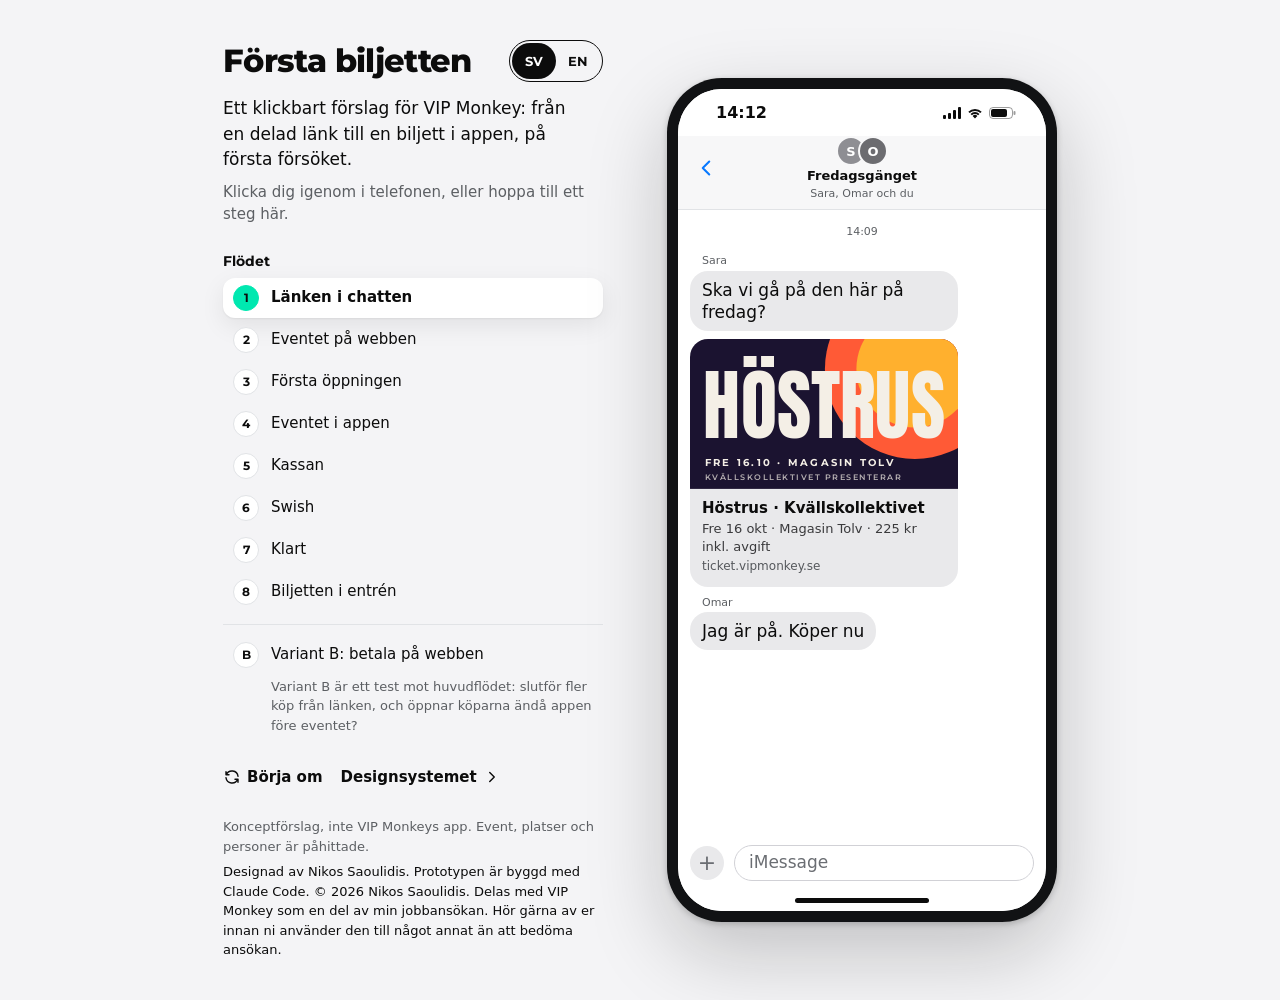
<file: index.html>
<!doctype html>
<html lang="sv">
<head>
<meta charset="utf-8">
<meta name="viewport" content="width=device-width, initial-scale=1, viewport-fit=cover">
<title>Första biljetten · VIP Monkey-förslag</title>
<meta name="description" content="A clickable design proposal for VIP Monkey by Nikos Saoulidis: from a shared link to a ticket in the app. Concept, not VIP Monkey's app.">
<meta name="theme-color" content="#F4F4F6">
<link rel="icon" href="assets/monkey-head.png">
<link rel="preconnect" href="https://fonts.googleapis.com">
<link rel="preconnect" href="https://fonts.gstatic.com" crossorigin>
<link href="https://fonts.googleapis.com/css2?family=Montserrat:wght@600;700;800&family=Anton&family=DM+Serif+Display:ital@1&display=swap" rel="stylesheet">
<link rel="stylesheet" href="tokens.css">
<link rel="stylesheet" href="app.css">
</head>
<body>

<svg xmlns="http://www.w3.org/2000/svg" style="display:none" aria-hidden="true">
  <symbol id="poster-hostrus" viewBox="0 0 358 200">
    <rect width="358" height="200" fill="#1B1330"/>
    <circle cx="300" cy="40" r="120" fill="#FF5A36"/>
    <circle cx="300" cy="40" r="78" fill="#FFB02E"/>
    <text x="18" y="132" font-family="Anton, Impact, sans-serif" font-size="104" fill="#F4EFE6" textLength="322" lengthAdjust="spacingAndGlyphs">HÖSTRUS</text>
    <text x="20" y="170" font-family="Montserrat, sans-serif" font-weight="700" font-size="14" fill="#F4EFE6" letter-spacing="3">FRE 16.10 · MAGASIN TOLV</text>
    <text x="20" y="188" font-family="Montserrat, sans-serif" font-weight="600" font-size="11" fill="#F4EFE6" fill-opacity=".72" letter-spacing="2">KVÄLLSKOLLEKTIVET PRESENTERAR</text>
  </symbol>
  <symbol id="poster-vinyl" viewBox="0 0 300 375">
    <rect width="300" height="375" fill="#EDE6D6"/>
    <g fill="none" stroke="#1C1C1C" stroke-width="1.2"><circle cx="150" cy="150" r="112"/><circle cx="150" cy="150" r="96"/><circle cx="150" cy="150" r="80"/><circle cx="150" cy="150" r="64"/></g>
    <circle cx="150" cy="150" r="30" fill="#C8412B"/>
    <text x="150" y="312" text-anchor="middle" font-family="DM Serif Display, serif" font-style="italic" font-size="46" fill="#1C1C1C">Vinylkväll</text>
  </symbol>
  <symbol id="poster-nolle" viewBox="0 0 300 375">
    <rect width="300" height="375" fill="#2438FF"/>
    <text x="20" y="120" font-family="Montserrat, sans-serif" font-weight="800" font-size="64" fill="#C6FF3D">NOLL</text>
    <text x="20" y="180" font-family="Montserrat, sans-serif" font-weight="800" font-size="64" fill="#C6FF3D">NINGS</text>
    <text x="20" y="240" font-family="Montserrat, sans-serif" font-weight="800" font-size="64" fill="#FFFFFF">FEST</text>
  </symbol>
  <symbol id="i-alert-circle" viewBox="0 0 24 24"><path d="M3 12a9 9 0 1 0 18 0a9 9 0 0 0 -18 0" /><path d="M12 8v4" /><path d="M12 16h.01" /></symbol>
  <symbol id="i-brand-apple" viewBox="0 0 24 24"><path d="M8.286 7.008c-3.216 0 -4.286 3.23 -4.286 5.92c0 3.229 2.143 8.072 4.286 8.072c1.165 -.05 1.799 -.538 3.214 -.538c1.406 0 1.607 .538 3.214 .538s4.286 -3.229 4.286 -5.381c-.03 -.011 -2.649 -.434 -2.679 -3.23c-.02 -2.335 2.589 -3.179 2.679 -3.228c-1.096 -1.606 -3.162 -2.113 -3.75 -2.153c-1.535 -.12 -3.032 1.077 -3.75 1.077c-.729 0 -2.036 -1.077 -3.214 -1.077z" /><path d="M12 4a2 2 0 0 0 2 -2a2 2 0 0 0 -2 2" /></symbol>
  <symbol id="i-brand-google" viewBox="0 0 24 24"><path d="M20.945 11a9 9 0 1 1 -3.284 -5.997l-2.655 2.392a5.5 5.5 0 1 0 2.119 6.605h-4.125v-3h7.945z" /></symbol>
  <symbol id="i-calendar-event" viewBox="0 0 24 24"><path d="M4 5m0 2a2 2 0 0 1 2 -2h12a2 2 0 0 1 2 2v12a2 2 0 0 1 -2 2h-12a2 2 0 0 1 -2 -2z" /><path d="M16 3l0 4" /><path d="M8 3l0 4" /><path d="M4 11l16 0" /><path d="M8 15h2v2h-2z" /></symbol>
  <symbol id="i-calendar-plus" viewBox="0 0 24 24"><path d="M12.5 21h-6.5a2 2 0 0 1 -2 -2v-12a2 2 0 0 1 2 -2h12a2 2 0 0 1 2 2v5" /><path d="M16 3v4" /><path d="M8 3v4" /><path d="M4 11h16" /><path d="M16 19h6" /><path d="M19 16v6" /></symbol>
  <symbol id="i-check" viewBox="0 0 24 24"><path d="M5 12l5 5l10 -10" /></symbol>
  <symbol id="i-chevron-left" viewBox="0 0 24 24"><path d="M15 6l-6 6l6 6" /></symbol>
  <symbol id="i-chevron-right" viewBox="0 0 24 24"><path d="M9 6l6 6l-6 6" /></symbol>
  <symbol id="i-clock" viewBox="0 0 24 24"><path d="M3 12a9 9 0 1 0 18 0a9 9 0 0 0 -18 0" /><path d="M12 7v5l3 3" /></symbol>
  <symbol id="i-compass" viewBox="0 0 24 24"><path d="M8 16l2 -6l6 -2l-2 6l-6 2" /><path d="M12 12m-9 0a9 9 0 1 0 18 0a9 9 0 1 0 -18 0" /><path d="M12 3l0 2" /><path d="M12 19l0 2" /><path d="M3 12l2 0" /><path d="M19 12l2 0" /></symbol>
  <symbol id="i-credit-card" viewBox="0 0 24 24"><path d="M3 5m0 3a3 3 0 0 1 3 -3h12a3 3 0 0 1 3 3v8a3 3 0 0 1 -3 3h-12a3 3 0 0 1 -3 -3z" /><path d="M3 10l18 0" /><path d="M7 15l.01 0" /><path d="M11 15l2 0" /></symbol>
  <symbol id="i-device-mobile" viewBox="0 0 24 24"><path d="M6 5a2 2 0 0 1 2 -2h8a2 2 0 0 1 2 2v14a2 2 0 0 1 -2 2h-8a2 2 0 0 1 -2 -2v-14z" /><path d="M11 4h2" /><path d="M12 17v.01" /></symbol>
  <symbol id="i-id-badge-2" viewBox="0 0 24 24"><path d="M7 12h3v4h-3z" /><path d="M10 6h-6a1 1 0 0 0 -1 1v12a1 1 0 0 0 1 1h16a1 1 0 0 0 1 -1v-12a1 1 0 0 0 -1 -1h-6" /><path d="M10 3m0 1a1 1 0 0 1 1 -1h2a1 1 0 0 1 1 1v3a1 1 0 0 1 -1 1h-2a1 1 0 0 1 -1 -1z" /><path d="M14 16h2" /><path d="M14 12h4" /></symbol>
  <symbol id="i-info-circle" viewBox="0 0 24 24"><path d="M3 12a9 9 0 1 0 18 0a9 9 0 0 0 -18 0" /><path d="M12 9h.01" /><path d="M11 12h1v4h1" /></symbol>
  <symbol id="i-language" viewBox="0 0 24 24"><path d="M4 5h7" /><path d="M9 3v2c0 4.418 -2.239 8 -5 8" /><path d="M5 9c0 2.144 2.952 3.908 6.7 4" /><path d="M12 20l4 -9l4 9" /><path d="M19.1 18h-6.2" /></symbol>
  <symbol id="i-lock" viewBox="0 0 24 24"><path d="M5 13a2 2 0 0 1 2 -2h10a2 2 0 0 1 2 2v6a2 2 0 0 1 -2 2h-10a2 2 0 0 1 -2 -2v-6z" /><path d="M11 16a1 1 0 1 0 2 0a1 1 0 0 0 -2 0" /><path d="M8 11v-4a4 4 0 1 1 8 0v4" /></symbol>
  <symbol id="i-mail" viewBox="0 0 24 24"><path d="M3 7a2 2 0 0 1 2 -2h14a2 2 0 0 1 2 2v10a2 2 0 0 1 -2 2h-14a2 2 0 0 1 -2 -2v-10z" /><path d="M3 7l9 6l9 -6" /></symbol>
  <symbol id="i-map-pin" viewBox="0 0 24 24"><path d="M9 11a3 3 0 1 0 6 0a3 3 0 0 0 -6 0" /><path d="M17.657 16.657l-4.243 4.243a2 2 0 0 1 -2.827 0l-4.244 -4.243a8 8 0 1 1 11.314 0z" /></symbol>
  <symbol id="i-minus" viewBox="0 0 24 24"><path d="M5 12l14 0" /></symbol>
  <symbol id="i-plus" viewBox="0 0 24 24"><path d="M12 5l0 14" /><path d="M5 12l14 0" /></symbol>
  <symbol id="i-refresh" viewBox="0 0 24 24"><path d="M20 11a8.1 8.1 0 0 0 -15.5 -2m-.5 -4v4h4" /><path d="M4 13a8.1 8.1 0 0 0 15.5 2m.5 4v-4h-4" /></symbol>
  <symbol id="i-share-2" viewBox="0 0 24 24"><path d="M8 9h-1a2 2 0 0 0 -2 2v8a2 2 0 0 0 2 2h10a2 2 0 0 0 2 -2v-8a2 2 0 0 0 -2 -2h-1" /><path d="M12 14v-11" /><path d="M9 6l3 -3l3 3" /></symbol>
  <symbol id="i-shield-check" viewBox="0 0 24 24"><path d="M11.46 20.846a12 12 0 0 1 -7.96 -14.846a12 12 0 0 0 8.5 -3a12 12 0 0 0 8.5 3a12 12 0 0 1 -.09 7.06" /><path d="M15 19l2 2l4 -4" /></symbol>
  <symbol id="i-sun" viewBox="0 0 24 24"><path d="M12 12m-4 0a4 4 0 1 0 8 0a4 4 0 1 0 -8 0" /><path d="M3 12h1m8 -9v1m8 8h1m-9 8v1m-6.4 -15.4l.7 .7m12.1 -.7l-.7 .7m0 11.4l.7 .7m-12.1 -.7l-.7 .7" /></symbol>
  <symbol id="i-ticket" viewBox="0 0 24 24"><path d="M15 5l0 2" /><path d="M15 11l0 2" /><path d="M15 17l0 2" /><path d="M5 5h14a2 2 0 0 1 2 2v3a2 2 0 0 0 0 4v3a2 2 0 0 1 -2 2h-14a2 2 0 0 1 -2 -2v-3a2 2 0 0 0 0 -4v-3a2 2 0 0 1 2 -2" /></symbol>
  <symbol id="i-user" viewBox="0 0 24 24"><path d="M8 7a4 4 0 1 0 8 0a4 4 0 0 0 -8 0" /><path d="M6 21v-2a4 4 0 0 1 4 -4h4a4 4 0 0 1 4 4v2" /></symbol>
  <symbol id="i-x" viewBox="0 0 24 24"><path d="M18 6l-12 12" /><path d="M6 6l12 12" /></symbol>
</svg>

<div class="stage">

  <aside class="panel" aria-labelledby="panel-title">
    <div class="panel-top">
      <h1 id="panel-title" data-i18n="panel.title">Första biljetten</h1>
      <div class="lang" role="group" aria-label="Språk / Language">
        <button type="button" class="lang-btn" data-lang="sv" aria-pressed="true">SV</button>
        <button type="button" class="lang-btn" data-lang="en" aria-pressed="false">EN</button>
      </div>
    </div>
    <p class="panel-lede" data-i18n="panel.lede"></p>
    <p class="panel-hint" data-i18n="panel.hint"></p>
    <h2 class="panel-h" data-i18n="panel.steps"></h2>
    <ol class="steps">
      <li><button type="button" data-go="chat"><span class="n">1</span><span data-i18n="step.1"></span></button></li>
      <li><button type="button" data-go="web"><span class="n">2</span><span data-i18n="step.2"></span></button></li>
      <li><button type="button" data-go="open"><span class="n">3</span><span data-i18n="step.3"></span></button></li>
      <li><button type="button" data-go="event"><span class="n">4</span><span data-i18n="step.4"></span></button></li>
      <li><button type="button" data-go="checkout"><span class="n">5</span><span data-i18n="step.5"></span></button></li>
      <li><button type="button" data-go="swish"><span class="n">6</span><span data-i18n="step.6"></span></button></li>
      <li><button type="button" data-go="done"><span class="n">7</span><span data-i18n="step.7"></span></button></li>
      <li><button type="button" data-go="ticket"><span class="n">8</span><span data-i18n="step.8"></span></button></li>
      <li class="step-b"><button type="button" data-go="b1"><span class="n">B</span><span data-i18n="step.B"></span></button><p data-i18n="panel.bnote"></p></li>
    </ol>
    <div class="panel-actions">
      <button type="button" class="link-btn" data-go="chat" data-reset><svg class="ic" aria-hidden="true"><use href="#i-refresh"/></svg><span data-i18n="panel.reset"></span></button>
      <a class="link-btn" href="system.html"><span data-i18n="panel.system"></span><svg class="ic" aria-hidden="true"><use href="#i-chevron-right"/></svg></a>
    </div>
    <p class="panel-note" data-i18n="panel.note"></p>
    <p class="panel-credit" data-i18n="panel.credit"></p>
  </aside>

  <div class="device">
    <div class="screen" id="screen">

      <div class="statusbar" aria-hidden="true">
        <span class="sb-time" id="sb-time">14:12</span>
        <span class="sb-icons">
          <svg viewBox="0 0 18 12" width="18" height="12"><rect x="0" y="8" width="3" height="4" rx="1"/><rect x="5" y="6" width="3" height="6" rx="1"/><rect x="10" y="3" width="3" height="9" rx="1"/><rect x="15" y="0" width="3" height="12" rx="1"/></svg>
          <svg viewBox="0 0 16 12" width="16" height="12"><path d="M8 11.5 5.6 9a3.4 3.4 0 0 1 4.8 0zM3.5 6.9a6.4 6.4 0 0 1 9 0l-1.4 1.4a4.4 4.4 0 0 0-6.2 0zM1.3 4.7a9.5 9.5 0 0 1 13.4 0l-1.4 1.4a7.5 7.5 0 0 0-10.6 0z"/></svg>
          <svg viewBox="0 0 27 12" width="27" height="12"><rect x=".5" y=".5" width="23" height="11" rx="3.5" fill="none" stroke="currentColor" stroke-opacity=".4"/><rect x="2" y="2" width="16" height="8" rx="2"/><rect x="24.5" y="4" width="2" height="4" rx="1" fill-opacity=".4"/></svg>
        </span>
      </div>

      <!-- 1. iMessage -->
      <section class="view view-chat" data-view="chat" aria-label="iMessage">
        <header class="chat-head">
          <button type="button" class="icon-btn chat-back" data-i18n-attr="aria-label:chat.back"><svg class="ic ic-lg" aria-hidden="true"><use href="#i-chevron-left"/></svg></button>
          <div class="chat-who">
            <span class="avatars" aria-hidden="true"><i>S</i><i>O</i></span>
            <b data-i18n="chat.group"></b>
            <small data-i18n="chat.members"></small>
          </div>
        </header>
        <div class="chat-body">
          <p class="chat-time">14:09</p>
          <div class="msg in"><span class="msg-name">Sara</span><p data-i18n="chat.m1"></p></div>
          <button type="button" class="msg in link-card" data-go="web" aria-describedby="lc-sub">
            <svg class="lc-img" viewBox="0 0 358 200" aria-hidden="true"><use href="#poster-hostrus"/></svg>
            <span class="lc-foot">
              <b data-i18n="chat.preview.title"></b>
              <span id="lc-sub" data-i18n="chat.preview.sub"></span>
              <small>ticket.vipmonkey.se</small>
            </span>
          </button>
          <div class="msg in"><span class="msg-name">Omar</span><p data-i18n="chat.m2"></p></div>
        </div>
        <div class="chat-input" aria-hidden="true"><span class="ci-plus">+</span><span class="ci-field" data-i18n="chat.input"></span></div>
      </section>

      <!-- 2. Web event page (Safari) -->
      <section class="view view-web" data-view="web" aria-label="Safari">
        <div class="scroll web-scroll">
          <p class="web-badge"><svg class="ic" aria-hidden="true"><use href="#i-shield-check"/></svg><span data-i18n="web.badge"></span></p>
          <svg class="poster-card" viewBox="0 0 358 200" role="img" aria-label="Höstrus, fredag 16 oktober, Magasin Tolv"><use href="#poster-hostrus"/></svg>
          <h2 class="ev-title">Höstrus</h2>
          <p class="ev-org" data-i18n="ev.org"></p>
          <ul class="facts">
            <li><svg class="ic" aria-hidden="true"><use href="#i-calendar-event"/></svg><div><b data-i18n="ev.date"></b><small data-i18n="ev.date.sub"></small></div></li>
            <li><svg class="ic" aria-hidden="true"><use href="#i-map-pin"/></svg><div><b data-i18n="ev.venue"></b><small data-i18n="ev.venue.sub"></small></div></li>
            <li><svg class="ic" aria-hidden="true"><use href="#i-id-badge-2"/></svg><div><b data-i18n="ev.age"></b><small data-i18n="ev.age.sub"></small></div></li>
          </ul>
          <div class="web-price"><span><b data-i18n="ev.ticket"></b></span><span class="price">225 kr<small data-i18n="ev.incl"></small></span></div>
          <button type="button" class="btn btn-primary btn-block" data-go="store"><span data-i18n="web.cta"></span></button>
          <p class="web-sub" data-i18n="web.cta.sub"></p>
          <p class="web-why"><svg class="ic" aria-hidden="true"><use href="#i-lock"/></svg><span data-i18n="web.why"></span></p>
          <button type="button" class="text-btn web-orb" data-go="b1"><span data-i18n="web.orB"></span></button>
        </div>
        <div class="safari-bar" aria-hidden="true"><span class="sf-pill"><svg class="ic ic-sm"><use href="#i-lock"/></svg>ticket.vipmonkey.se</span></div>

        <div class="store-sheet" id="store" role="dialog" aria-modal="true" aria-labelledby="store-name" hidden>
          <div class="store-card">
            <img src="assets/monkey-head.png" alt="" class="store-icon" width="72" height="72">
            <div class="store-txt"><b id="store-name">VIP Monkey</b><small data-i18n="store.sub"></small></div>
            <button type="button" class="store-get" id="store-get"><span data-i18n="store.get"></span></button>
          </div>
          <p class="store-note" data-i18n="store.note"></p>
        </div>
      </section>

      <!-- 3. First open -->
      <section class="view view-open" data-view="open" aria-labelledby="open-title">
        <div class="scroll open-scroll">
          <img src="assets/monkey-head.png" alt="VIP Monkey" class="open-mark" width="56" height="56">
          <h2 class="open-title" id="open-title" data-i18n="open.title"></h2>
          <p class="open-sub" data-i18n="open.sub"></p>
          <div class="carry-card">
            <svg class="cc-thumb" viewBox="0 0 358 200" aria-hidden="true"><use href="#poster-hostrus"/></svg>
            <div><small data-i18n="open.card"></small><b>Höstrus</b><span><span data-i18n="ev.date"></span> · 225 kr</span></div>
          </div>
          <div class="auth">
            <button type="button" class="btn btn-auth btn-apple" data-auth="apple"><svg class="ic" aria-hidden="true"><use href="#i-brand-apple"/></svg><span data-i18n="open.apple"></span></button>
            <button type="button" class="btn btn-auth btn-outline" data-auth="google"><svg class="ic" aria-hidden="true"><use href="#i-brand-google"/></svg><span data-i18n="open.google"></span></button>
            <button type="button" class="btn btn-auth btn-outline btn-bankid" data-auth="bankid" aria-describedby="bankid-note"><svg class="ic" aria-hidden="true"><use href="#i-shield-check"/></svg><span class="ba-txt"><span data-i18n="open.bankid"></span><small id="bankid-note" data-i18n="open.bankid.note"></small></span></button>
            <button type="button" class="text-btn" id="email-toggle" aria-expanded="false" aria-controls="email-form"><svg class="ic" aria-hidden="true"><use href="#i-mail"/></svg><span data-i18n="open.email"></span></button>
            <form class="email-form" id="email-form" novalidate hidden>
              <label class="field-label" for="email" data-i18n="open.email.label"></label>
              <input class="field" id="email" type="email" autocomplete="email" inputmode="email" placeholder="alex.lind@exempel.se" aria-describedby="email-err">
              <p class="field-err" id="email-err" role="alert" hidden data-i18n="open.email.err"></p>
              <button type="submit" class="btn btn-primary btn-block"><span data-i18n="open.email.cta"></span></button>
            </form>
          </div>
          <p class="open-terms" data-i18n="open.terms"></p>
        </div>
      </section>

      <!-- 4. Event page in the app, with the checkout sheet over it -->
      <section class="view view-event" data-view="event" aria-labelledby="ev-title">
        <div class="event-page" id="event-page">
        <div class="scroll event-scroll" id="event-scroll">
          <svg class="poster-card" viewBox="0 0 358 200" role="img" aria-label="Höstrus, fredag 16 oktober, Magasin Tolv"><use href="#poster-hostrus"/></svg>
          <div class="ev-titlerow">
            <div><h2 class="ev-title" id="ev-title">Höstrus</h2><p class="ev-org" data-i18n="ev.org"></p></div>
            <button type="button" class="icon-btn share-btn" data-i18n-attr="aria-label:ev.share"><svg class="ic" aria-hidden="true"><use href="#i-share-2"/></svg></button>
          </div>
          <ul class="facts">
            <li><svg class="ic" aria-hidden="true"><use href="#i-calendar-event"/></svg><div><b data-i18n="ev.date"></b><small data-i18n="ev.date.sub"></small></div></li>
            <li><svg class="ic" aria-hidden="true"><use href="#i-map-pin"/></svg><div><b data-i18n="ev.venue"></b><small data-i18n="ev.venue.sub"></small></div></li>
            <li><svg class="ic" aria-hidden="true"><use href="#i-id-badge-2"/></svg><div><b data-i18n="ev.age"></b><small data-i18n="ev.age.sub"></small></div></li>
          </ul>
          <div class="ticket-row">
            <div class="tr-top"><b data-i18n="ev.ticket"></b><span class="price">225 kr<small data-i18n="ev.incl"></small></span></div>
            <p class="tr-rule"><svg class="ic" aria-hidden="true"><use href="#i-user"/></svg><span data-i18n="ev.max"></span></p>
          </div>
          <p class="asks"><svg class="ic" aria-hidden="true"><use href="#i-info-circle"/></svg><span data-i18n="ev.asks"></span></p>
          <h3 class="about-h" data-i18n="ev.about"></h3>
          <p class="about" data-i18n="ev.desc"></p>
        </div>
        <div class="cta-bar"><button type="button" class="btn btn-primary btn-block" data-go="checkout" id="cta-btn"><span id="cta-label" data-i18n="ev.cta"></span></button></div>
        </div>

        <div class="scrim" id="scrim" hidden></div>
        <div class="sheet" id="sheet" role="dialog" aria-modal="true" aria-labelledby="sheet-title" hidden>
          <div class="grabber" aria-hidden="true"></div>

          <!-- 5. checkout -->
          <form class="pane pane-checkout" data-pane="checkout" novalidate>
            <div class="sheet-head">
              <h2 id="sheet-title" data-i18n="co.title"></h2>
              <button type="button" class="icon-btn close-btn" data-close data-i18n-attr="aria-label:co.close"><svg class="ic" aria-hidden="true"><use href="#i-x"/></svg></button>
            </div>
            <div class="sheet-scroll">
              <div class="hold" id="hold" role="timer" aria-live="off">
                <svg class="ic" aria-hidden="true"><use href="#i-clock"/></svg>
                <div><b id="hold-text"></b><small data-i18n="co.hold.sub"></small></div>
              </div>
              <div class="hold hold-expired" id="hold-expired" role="alert" hidden>
                <svg class="ic" aria-hidden="true"><use href="#i-alert-circle"/></svg>
                <div><b data-i18n="co.hold.expired"></b><button type="button" class="text-btn" id="hold-again"><span data-i18n="co.hold.again"></span></button></div>
              </div>

              <div class="sheet-event">
                <svg class="cc-thumb" viewBox="0 0 358 200" aria-hidden="true"><use href="#poster-hostrus"/></svg>
                <div><b>Höstrus</b><span><span data-i18n="ev.date"></span> · <span data-i18n="ev.ticket"></span></span></div>
              </div>

              <fieldset class="group">
                <legend data-i18n="co.pay"></legend>
                <div class="pay-options">
                  <label class="pay-opt"><input type="radio" name="pay" value="swish" checked><span class="po-box"><b data-i18n="co.swish"></b><small data-i18n="co.swish.sub"></small></span></label>
                  <label class="pay-opt"><input type="radio" name="pay" value="card"><span class="po-box"><svg class="ic" aria-hidden="true"><use href="#i-credit-card"/></svg><b data-i18n="co.card"></b><small data-i18n="co.card.sub"></small></span></label>
                </div>
              </fieldset>
              <fieldset class="group" id="age-group">
                <legend data-i18n="co.age"></legend>
                <div id="age-input-wrap">
                  <div class="dob" role="group" aria-describedby="dob-help dob-err">
                    <select class="field sel" id="dob-d" data-i18n-attr="aria-label:co.day"></select>
                    <select class="field sel" id="dob-m" data-i18n-attr="aria-label:co.month"></select>
                    <select class="field sel" id="dob-y" data-i18n-attr="aria-label:co.year"></select>
                  </div>
                  <p class="field-help" id="dob-help" data-i18n="co.age.help"></p>
                  <p class="field-err" id="dob-err" role="alert" hidden></p>
                </div>
                <p class="verified" id="age-ok" hidden><svg class="ic" aria-hidden="true"><use href="#i-shield-check"/></svg><span data-i18n="co.age.ok"></span></p>
              </fieldset>

              <fieldset class="group">
                <legend data-i18n="co.q"></legend>
                <label class="field-label" for="school" data-i18n="co.school"></label>
                <input class="field" id="school" type="text" autocomplete="organization" aria-describedby="school-help school-err">
                <label class="switch-row"><span data-i18n="co.school.none"></span><input type="checkbox" role="switch" id="no-school" class="switch"></label>
                <p class="field-help" id="school-help" data-i18n="co.school.help"></p>
                <p class="field-err" id="school-err" role="alert" hidden data-i18n="co.school.err"></p>

                <p class="field-label" id="allergy-label" data-i18n="co.allergy"></p>
                <div class="seg" role="radiogroup" aria-labelledby="allergy-label">
                  <label><input type="radio" name="allergy" value="no" checked><span data-i18n="co.no"></span></label>
                  <label><input type="radio" name="allergy" value="yes"><span data-i18n="co.yes"></span></label>
                </div>
                <div id="allergy-more" hidden>
                  <label class="field-label" for="allergy-text" data-i18n="co.allergy.detail"></label>
                  <input class="field" id="allergy-text" type="text" aria-describedby="allergy-err">
                  <p class="field-err" id="allergy-err" role="alert" hidden data-i18n="co.allergy.err"></p>
                </div>
              </fieldset>


            </div>
            <div class="sheet-foot">
              <p class="field-err form-err" id="form-err" role="alert" hidden></p>
              <div class="pay-sum"><span><b id="sum-method" data-i18n="co.swish"></b><small data-i18n="co.split"></small></span><b class="pay-sum-total">225 kr</b></div>
              <button type="submit" class="btn btn-primary btn-block" id="pay-btn"><span id="pay-label" data-i18n="co.btn.swish"></span></button>
            </div>
          </form>

          <!-- 6. Swish -->
          <div class="pane pane-swish" data-pane="swish" hidden>
            <div class="sheet-head">
              <h2 data-i18n="sw.title" tabindex="-1" id="swish-title"></h2>
              <button type="button" class="icon-btn close-btn" data-confirm-cancel data-i18n-attr="aria-label:co.close"><svg class="ic" aria-hidden="true"><use href="#i-x"/></svg></button>
            </div>
            <div class="sheet-event swish-event">
              <svg class="cc-thumb" viewBox="0 0 358 200" aria-hidden="true"><use href="#poster-hostrus"/></svg>
              <div><b>Höstrus</b><span><span data-i18n="ev.date"></span> · <span data-i18n="ev.ticket"></span></span></div>
            </div>
            <div class="swish-body">
              <div class="spinner" aria-hidden="true"></div>
              <p class="swish-amount">225 kr</p>
              <p class="swish-text" id="swish-text" data-i18n="sw.body"></p>
              <p class="hold-inline" id="swish-hold"></p>
              <div class="swish-err" id="swish-err" role="alert" hidden><svg class="ic" aria-hidden="true"><use href="#i-alert-circle"/></svg><span id="swish-err-text"></span></div>
            </div>
            <div class="sheet-foot">
              <button type="button" class="btn btn-primary btn-block" id="swish-open"><span data-i18n="sw.open"></span></button>
              <button type="button" class="btn btn-primary btn-block" id="swish-retry" hidden><span data-i18n="sw.retry"></span></button>
              <button type="button" class="text-btn center" data-confirm-cancel><span data-i18n="sw.cancel"></span></button>
              <div class="demo" role="group" aria-labelledby="demo-l">
                <p id="demo-l" data-i18n="sw.demo"></p>
                <div><button type="button" class="demo-btn" id="demo-ok"><span data-i18n="sw.demo.ok"></span></button><button type="button" class="demo-btn" id="demo-no"><span data-i18n="sw.demo.no"></span></button></div>
              </div>
            </div>
          </div>

          <div class="alert-scrim" id="cancel-confirm" hidden>
            <div class="alert" role="alertdialog" aria-modal="true" aria-labelledby="cc-t" aria-describedby="cc-b">
              <h3 id="cc-t" data-i18n="co.cancel.q"></h3>
              <p id="cc-b" data-i18n="co.cancel.body"></p>
              <button type="button" class="alert-btn danger" id="cancel-yes"><span data-i18n="co.cancel.yes"></span></button>
              <button type="button" class="alert-btn strong" id="cancel-no"><span data-i18n="co.cancel.no"></span></button>
            </div>
          </div>

          <!-- 7. Done: the sheet becomes the ticket -->
          <div class="pane pane-done" data-pane="done" hidden>
            <div class="done-head">
              <span class="done-check" aria-hidden="true"><svg class="ic"><use href="#i-check"/></svg></span>
              <h2 data-i18n="done.title" tabindex="-1" id="done-title"></h2>
              <p data-i18n="done.sub"></p>
            </div>
            <div class="ticket" id="done-ticket"></div>
            <div class="sheet-foot">
              <button type="button" class="btn btn-primary btn-block" data-go="ticket"><span data-i18n="done.show"></span></button>
              <button type="button" class="btn btn-outline btn-block" id="add-cal"><svg class="ic" aria-hidden="true"><use href="#i-calendar-plus"/></svg><span data-i18n="done.cal"></span></button>
            </div>
          </div>
        </div>
      </section>

      <!-- Tickets tab -->
      <section class="view view-tickets" data-view="tickets" aria-labelledby="tix-title">
        <div class="scroll">
          <h2 class="large-title" id="tix-title" data-i18n="tix.title"></h2>
          <h3 class="list-h" data-i18n="tix.upcoming"></h3>
          <button type="button" class="tix-card" data-go="ticket">
            <svg class="cc-thumb" viewBox="0 0 358 200" aria-hidden="true"><use href="#poster-hostrus"/></svg>
            <span><b>Höstrus</b><span data-i18n="ev.date"></span><small data-i18n="tix.count"></small></span>
            <svg class="ic" aria-hidden="true"><use href="#i-chevron-right"/></svg>
          </button>
        </div>
      </section>

      <!-- 8. The ticket at the door -->
      <section class="view view-ticket" data-view="ticket" aria-labelledby="tk-title">
        <div class="navbar">
          <button type="button" class="nav-back" data-go="tickets"><svg class="ic ic-lg" aria-hidden="true"><use href="#i-chevron-left"/></svg><span data-i18n="tk.back"></span></button>
          <h2 class="nav-title" id="tk-title" data-i18n="tk.title"></h2>
          <span></span>
        </div>
        <div class="scroll ticket-scroll">
          <div class="ticket" id="door-ticket"></div>
          <p class="tk-bright"><svg class="ic" aria-hidden="true"><use href="#i-sun"/></svg><span data-i18n="tk.bright"></span></p>
        </div>
      </section>

      <!-- B1. Web checkout -->
      <section class="view view-web view-b" data-view="b1" aria-labelledby="b-title">
        <div class="scroll web-scroll">
          <div class="sheet-event">
            <svg class="cc-thumb" viewBox="0 0 358 200" aria-hidden="true"><use href="#poster-hostrus"/></svg>
            <div><b>Höstrus</b><span><span data-i18n="ev.date"></span> · <span data-i18n="ev.ticket"></span></span></div>
          </div>
          <h2 class="b-title" id="b-title" data-i18n="b.title"></h2>
          <form id="b-form" novalidate>
            <label class="field-label" for="b-phone" data-i18n="b.phone"></label>
            <div class="phone-field"><span>+46</span><input class="field" id="b-phone" type="tel" inputmode="tel" autocomplete="tel-national" placeholder="70 123 45 67" aria-describedby="b-phone-help b-phone-err"></div>
            <p class="field-help" id="b-phone-help" data-i18n="b.phone.help"></p>
            <p class="field-err" id="b-phone-err" role="alert" hidden data-i18n="b.phone.err"></p>
            <div id="b-code-wrap" hidden>
              <label class="field-label" for="b-code" data-i18n="b.code"></label>
              <input class="field code" id="b-code" type="text" inputmode="numeric" autocomplete="one-time-code" value="4 8 1 6" aria-describedby="b-code-help">
              <p class="field-help" id="b-code-help" data-i18n="b.code.help"></p>
            </div>
            <dl class="summary">
              <div><dt data-i18n="co.line"></dt><dd>200 kr</dd></div>
              <div><dt data-i18n="co.fee"></dt><dd>25 kr</dd></div>
              <div class="sum-total"><dt data-i18n="co.total"></dt><dd>225 kr</dd></div>
            </dl>
            <button type="submit" class="btn btn-primary btn-block" id="b-submit"><span id="b-submit-label" data-i18n="b.send"></span></button>
          </form>
        </div>
        <div class="safari-bar" aria-hidden="true"><span class="sf-pill"><svg class="ic ic-sm"><use href="#i-lock"/></svg>ticket.vipmonkey.se</span></div>
      </section>

      <!-- B2. Web confirmation -->
      <section class="view view-web view-b" data-view="b2" aria-labelledby="b2-title">
        <div class="scroll web-scroll b2">
          <span class="done-check" aria-hidden="true"><svg class="ic"><use href="#i-check"/></svg></span>
          <h2 class="b-title" id="b2-title" data-i18n="b.done" tabindex="-1"></h2>
          <p class="web-sub" data-i18n="b.done.sub"></p>
          <button type="button" class="btn btn-primary btn-block" data-go="tickets"><span data-i18n="b.get"></span></button>
        </div>
        <div class="safari-bar" aria-hidden="true"><span class="sf-pill"><svg class="ic ic-sm"><use href="#i-lock"/></svg>ticket.vipmonkey.se</span></div>
      </section>

      <nav class="tabbar" id="tabbar" aria-label="Huvudmeny" hidden>
        <button type="button" class="tab" data-tab="event" aria-current="page"><img src="assets/monkey-head.png" alt="" class="tab-monkey" width="30" height="30"><span data-i18n="tab.discover"></span></button>
        <button type="button" class="tab" data-tab="tickets"><svg class="ic" aria-hidden="true"><use href="#i-ticket"/></svg><span data-i18n="tab.tickets"></span></button>
        <button type="button" class="tab" data-tab="profile" disabled><svg class="ic" aria-hidden="true"><use href="#i-user"/></svg><span data-i18n="tab.profile"></span></button>
      </nav>

      <div class="toast" id="toast" role="status" aria-live="polite" hidden></div>
      <div class="home-ind" aria-hidden="true"></div>
    </div>
  </div>
</div>

<script src="i18n.js"></script>
<script src="app.js"></script>
</body>
</html>
</file>
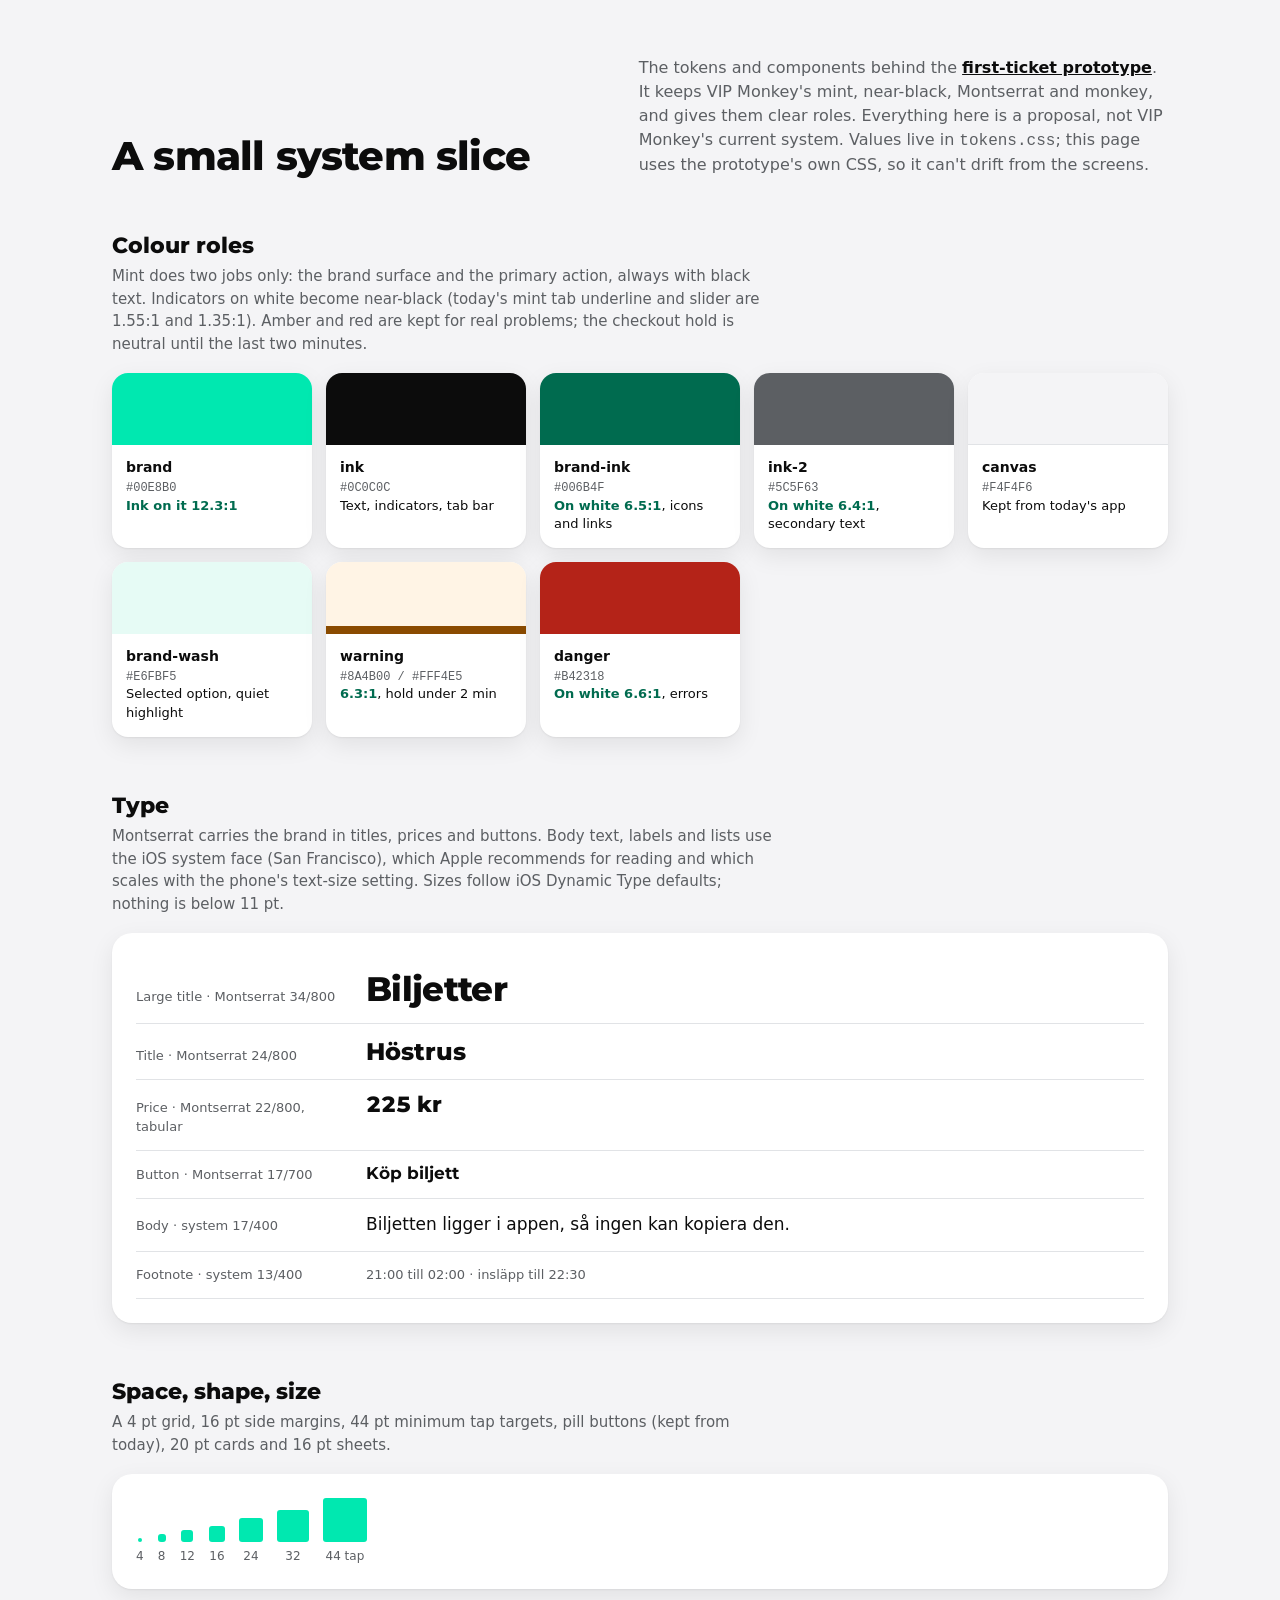
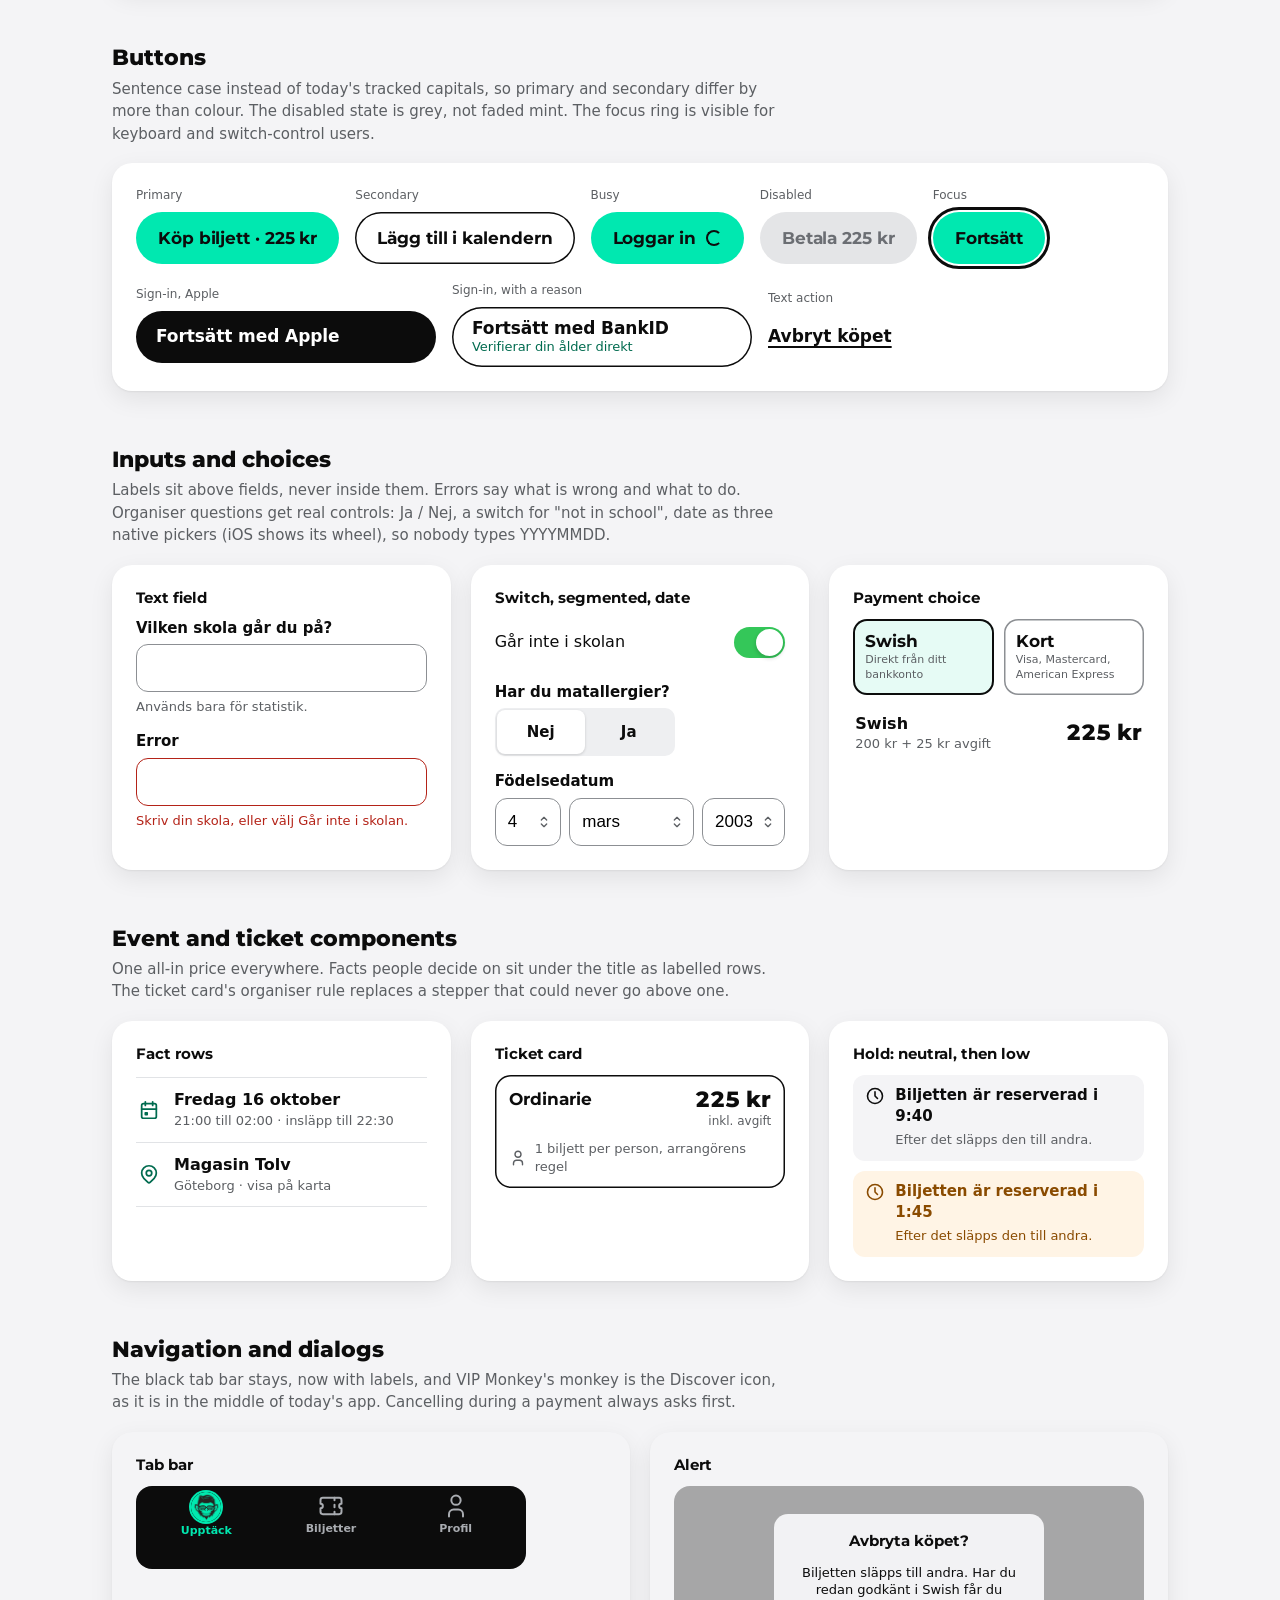
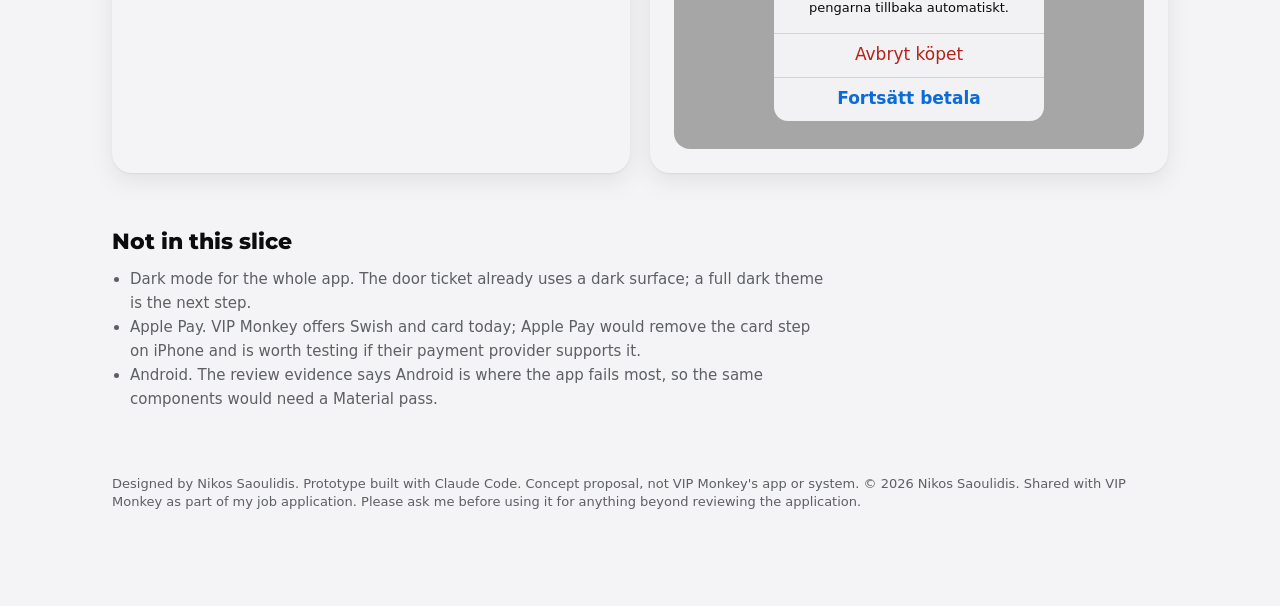
<file: system.html>
<!doctype html>
<html lang="en">
<head>
<meta charset="utf-8">
<meta name="viewport" content="width=device-width, initial-scale=1">
<title>Design system slice · VIP Monkey proposal</title>
<meta name="description" content="Tokens and core components behind the VIP Monkey first-ticket prototype. A proposal by Nikos Saoulidis, not VIP Monkey's own system.">
<link rel="icon" href="assets/monkey-head.png">
<link rel="preconnect" href="https://fonts.googleapis.com">
<link rel="preconnect" href="https://fonts.gstatic.com" crossorigin>
<link href="https://fonts.googleapis.com/css2?family=Montserrat:wght@600;700;800&display=swap" rel="stylesheet">
<link rel="stylesheet" href="tokens.css">
<link rel="stylesheet" href="app.css">
<style>
  body.sys { max-width: 1120px; margin: 0 auto; padding: 56px 32px 96px; color: var(--c-ink); }
  .sys-head { display: flex; justify-content: space-between; align-items: end; gap: 32px; flex-wrap: wrap; }
  .sys-head h1 { font: 800 40px/1.05 var(--f-display); letter-spacing: -.02em; }
  .sys-head p { max-width: 52ch; color: var(--c-ink-2); font-size: 16px; line-height: 1.5; }
  .sys-head a { color: var(--c-ink); font-weight: 600; }
  .sys section { margin-top: 56px; }
  .sys h2 { font: 800 22px/1.2 var(--f-display); }
  .sys .why { color: var(--c-ink-2); font-size: 15px; line-height: 1.5; max-width: 70ch; margin-top: 6px; }
  .grid-sw { display: grid; grid-template-columns: repeat(auto-fill, minmax(190px, 1fr)); gap: 14px; margin-top: 18px; }
  .sw { background: var(--c-surface); border-radius: 16px; overflow: hidden; box-shadow: var(--shadow-card); }
  .sw i { display: block; height: 72px; }
  .sw div { padding: 12px 14px 14px; font-size: 13px; line-height: 1.45; }
  .sw b { display: block; font-size: 14px; }
  .sw code { font: 500 12px/1.4 ui-monospace, SFMono-Regular, Menlo, monospace; color: var(--c-ink-2); }
  .sw .ok { color: var(--c-brand-ink); font-weight: 600; }
  .type-row { display: grid; grid-template-columns: 210px 1fr; gap: 20px; align-items: baseline; padding: 14px 0; border-bottom: 1px solid var(--c-line); }
  .type-row small { font-size: 13px; color: var(--c-ink-2); font-variant-numeric: tabular-nums; }
  .specimen { background: var(--c-surface); border-radius: 20px; padding: 24px; margin-top: 18px; box-shadow: var(--shadow-card); }
  .row { display: flex; flex-wrap: wrap; gap: 16px; align-items: center; }
  .row + .row { margin-top: 18px; }
  .state { display: grid; gap: 8px; justify-items: start; min-width: 150px; }
  .state > small { font-size: 12px; color: var(--c-ink-2); }
  .cols { display: grid; grid-template-columns: repeat(auto-fit, minmax(300px, 1fr)); gap: 20px; margin-top: 18px; }
  .cols .specimen { margin-top: 0; }
  .cols h3 { font: 700 15px/1.2 var(--f-display); margin-bottom: 12px; }
  .space { display: flex; gap: 14px; align-items: end; flex-wrap: wrap; }
  .space span { display: grid; gap: 6px; justify-items: center; font-size: 12px; color: var(--c-ink-2); }
  .space i { display: block; background: var(--c-brand); border-radius: 3px; }
  .note-list { margin-top: 12px; padding-left: 18px; font-size: 15px; line-height: 1.6; color: var(--c-ink-2); max-width: 75ch; }
  .force-focus { outline: 3px solid var(--c-ink); outline-offset: 2px; }
  .sys .tabbar, .sys .alert-scrim, .sys .hold, .sys .ticket-row { position: static; }
  .sys .tabbar { border-radius: 16px; max-width: 390px; }
  .sys .alert-scrim { border-radius: 16px; padding: 28px; }
  .sys-foot { margin-top: 64px; font-size: 13px; color: var(--c-ink-2); }
</style>
</head>
<body class="sys">
  <header class="sys-head">
    <div>
      <h1>A small system slice</h1>
    </div>
    <p>The tokens and components behind the <a href="index.html">first-ticket prototype</a>. It keeps VIP Monkey's mint, near-black, Montserrat and monkey, and gives them clear roles. Everything here is a proposal, not VIP Monkey's current system. Values live in <code>tokens.css</code>; this page uses the prototype's own CSS, so it can't drift from the screens.</p>
  </header>

  <section>
    <h2>Colour roles</h2>
    <p class="why">Mint does two jobs only: the brand surface and the primary action, always with black text. Indicators on white become near-black (today's mint tab underline and slider are 1.55:1 and 1.35:1). Amber and red are kept for real problems; the checkout hold is neutral until the last two minutes.</p>
    <div class="grid-sw">
      <div class="sw"><i style="background:var(--c-brand)"></i><div><b>brand</b><code>#00E8B0</code><br><span class="ok">Ink on it 12.3:1</span></div></div>
      <div class="sw"><i style="background:var(--c-ink)"></i><div><b>ink</b><code>#0C0C0C</code><br>Text, indicators, tab bar</div></div>
      <div class="sw"><i style="background:var(--c-brand-ink)"></i><div><b>brand-ink</b><code>#006B4F</code><br><span class="ok">On white 6.5:1</span>, icons and links</div></div>
      <div class="sw"><i style="background:var(--c-ink-2)"></i><div><b>ink-2</b><code>#5C5F63</code><br><span class="ok">On white 6.4:1</span>, secondary text</div></div>
      <div class="sw"><i style="background:var(--c-canvas);box-shadow:inset 0 -1px var(--c-line)"></i><div><b>canvas</b><code>#F4F4F6</code><br>Kept from today's app</div></div>
      <div class="sw"><i style="background:var(--c-brand-wash)"></i><div><b>brand-wash</b><code>#E6FBF5</code><br>Selected option, quiet highlight</div></div>
      <div class="sw"><i style="background:var(--c-warning-wash);box-shadow:inset 0 -8px var(--c-warning-ink)"></i><div><b>warning</b><code>#8A4B00 / #FFF4E5</code><br><span class="ok">6.3:1</span>, hold under 2 min</div></div>
      <div class="sw"><i style="background:var(--c-danger)"></i><div><b>danger</b><code>#B42318</code><br><span class="ok">On white 6.6:1</span>, errors</div></div>
    </div>
  </section>

  <section>
    <h2>Type</h2>
    <p class="why">Montserrat carries the brand in titles, prices and buttons. Body text, labels and lists use the iOS system face (San Francisco), which Apple recommends for reading and which scales with the phone's text-size setting. Sizes follow iOS Dynamic Type defaults; nothing is below 11 pt.</p>
    <div class="specimen">
      <div class="type-row"><small>Large title · Montserrat 34/800</small><span style="font:800 34px/1.1 var(--f-display);letter-spacing:-.02em">Biljetter</span></div>
      <div class="type-row"><small>Title · Montserrat 24/800</small><span style="font:800 24px/1.15 var(--f-display)">Höstrus</span></div>
      <div class="type-row"><small>Price · Montserrat 22/800, tabular</small><span class="price" style="text-align:left">225 kr</span></div>
      <div class="type-row"><small>Button · Montserrat 17/700</small><span style="font:700 17px/1 var(--f-display)">Köp biljett</span></div>
      <div class="type-row"><small>Body · system 17/400</small><span style="font:400 17px/1.4 var(--f-text)">Biljetten ligger i appen, så ingen kan kopiera den.</span></div>
      <div class="type-row"><small>Footnote · system 13/400</small><span style="font:400 13px/1.4 var(--f-text);color:var(--c-ink-2)">21:00 till 02:00 · insläpp till 22:30</span></div>
    </div>
  </section>

  <section>
    <h2>Space, shape, size</h2>
    <p class="why">A 4 pt grid, 16 pt side margins, 44 pt minimum tap targets, pill buttons (kept from today), 20 pt cards and 16 pt sheets.</p>
    <div class="specimen">
      <div class="space">
        <span><i style="width:4px;height:4px"></i>4</span><span><i style="width:8px;height:8px"></i>8</span><span><i style="width:12px;height:12px"></i>12</span><span><i style="width:16px;height:16px"></i>16</span><span><i style="width:24px;height:24px"></i>24</span><span><i style="width:32px;height:32px"></i>32</span><span><i style="width:44px;height:44px"></i>44 tap</span>
      </div>
    </div>
  </section>

  <section>
    <h2>Buttons</h2>
    <p class="why">Sentence case instead of today's tracked capitals, so primary and secondary differ by more than colour. The disabled state is grey, not faded mint. The focus ring is visible for keyboard and switch-control users.</p>
    <div class="specimen">
      <div class="row">
        <div class="state"><small>Primary</small><button class="btn btn-primary">Köp biljett · 225 kr</button></div>
        <div class="state"><small>Secondary</small><button class="btn btn-outline">Lägg till i kalendern</button></div>
        <div class="state"><small>Busy</small><button class="btn btn-primary" aria-busy="true">Loggar in</button></div>
        <div class="state"><small>Disabled</small><button class="btn btn-primary" disabled style="background:var(--c-disabled);color:var(--c-disabled-ink)">Betala 225 kr</button></div>
        <div class="state"><small>Focus</small><button class="btn btn-primary force-focus">Fortsätt</button></div>
      </div>
      <div class="row">
        <div class="state"><small>Sign-in, Apple</small><button class="btn btn-auth btn-apple" style="min-width:300px"><span>Fortsätt med Apple</span></button></div>
        <div class="state"><small>Sign-in, with a reason</small><button class="btn btn-auth btn-outline btn-bankid" style="min-width:300px"><span class="ba-txt"><span>Fortsätt med BankID</span><small>Verifierar din ålder direkt</small></span></button></div>
        <div class="state"><small>Text action</small><button class="text-btn">Avbryt köpet</button></div>
      </div>
    </div>
  </section>

  <section>
    <h2>Inputs and choices</h2>
    <p class="why">Labels sit above fields, never inside them. Errors say what is wrong and what to do. Organiser questions get real controls: Ja / Nej, a switch for "not in school", date as three native pickers (iOS shows its wheel), so nobody types YYYYMMDD.</p>
    <div class="cols">
      <div class="specimen">
        <h3>Text field</h3>
        <label class="field-label" style="margin-top:0">Vilken skola går du på?</label>
        <input class="field" value="">
        <p class="field-help">Används bara för statistik.</p>
        <label class="field-label">Error</label>
        <input class="field" aria-invalid="true" aria-label="Skola">
        <p class="field-err">Skriv din skola, eller välj Går inte i skolan.</p>
      </div>
      <div class="specimen">
        <h3>Switch, segmented, date</h3>
        <label class="switch-row"><span>Går inte i skolan</span><input type="checkbox" role="switch" class="switch" checked></label>
        <p class="field-label">Har du matallergier?</p>
        <div class="seg"><label><input type="radio" name="s1" checked><span>Nej</span></label><label><input type="radio" name="s1"><span>Ja</span></label></div>
        <p class="field-label">Födelsedatum</p>
        <div class="dob"><select class="field sel" aria-label="Dag"><option>4</option></select><select class="field sel" aria-label="Månad"><option>mars</option></select><select class="field sel" aria-label="År"><option>2003</option></select></div>
      </div>
      <div class="specimen">
        <h3>Payment choice</h3>
        <div class="pay-options">
          <label class="pay-opt"><input type="radio" name="p1" checked><span class="po-box"><b>Swish</b><small>Direkt från ditt bankkonto</small></span></label>
          <label class="pay-opt"><input type="radio" name="p1"><span class="po-box"><b>Kort</b><small>Visa, Mastercard, American Express</small></span></label>
        </div>
        <div class="pay-sum" style="margin-top:16px"><span><b>Swish</b><small>200 kr + 25 kr avgift</small></span><b class="pay-sum-total">225 kr</b></div>
      </div>
    </div>
  </section>

  <section>
    <h2>Event and ticket components</h2>
    <p class="why">One all-in price everywhere. Facts people decide on sit under the title as labelled rows. The ticket card's organiser rule replaces a stepper that could never go above one.</p>
    <div class="cols">
      <div class="specimen">
        <h3>Fact rows</h3>
        <ul class="facts">
          <li><svg class="ic" viewBox="0 0 24 24" aria-hidden="true"><path d="M4 7a2 2 0 0 1 2 -2h12a2 2 0 0 1 2 2v12a2 2 0 0 1 -2 2h-12a2 2 0 0 1 -2 -2v-12z"/><path d="M16 3v4"/><path d="M8 3v4"/><path d="M4 11h16"/><path d="M8 15h2v2h-2z"/></svg><div><b>Fredag 16 oktober</b><small>21:00 till 02:00 · insläpp till 22:30</small></div></li>
          <li><svg class="ic" viewBox="0 0 24 24" aria-hidden="true"><path d="M9 11a3 3 0 1 0 6 0a3 3 0 0 0 -6 0"/><path d="M17.657 16.657l-4.243 4.243a2 2 0 0 1 -2.827 0l-4.244 -4.243a8 8 0 1 1 11.314 0z"/></svg><div><b>Magasin Tolv</b><small>Göteborg · visa på karta</small></div></li>
        </ul>
      </div>
      <div class="specimen">
        <h3>Ticket card</h3>
        <div class="ticket-row" style="margin-top:0">
          <div class="tr-top"><b>Ordinarie</b><span class="price">225 kr<small>inkl. avgift</small></span></div>
          <p class="tr-rule"><svg class="ic" viewBox="0 0 24 24" aria-hidden="true"><path d="M8 7a4 4 0 1 0 8 0a4 4 0 0 0 -8 0"/><path d="M6 21v-2a4 4 0 0 1 4 -4h4a4 4 0 0 1 4 4v2"/></svg><span>1 biljett per person, arrangörens regel</span></p>
        </div>
      </div>
      <div class="specimen">
        <h3>Hold: neutral, then low</h3>
        <div class="hold"><svg class="ic" viewBox="0 0 24 24" aria-hidden="true"><path d="M3 12a9 9 0 1 0 18 0a9 9 0 0 0 -18 0"/><path d="M12 7v5l3 3"/></svg><div><b>Biljetten är reserverad i 9:40</b><small>Efter det släpps den till andra.</small></div></div>
        <div class="hold is-low" style="margin-top:10px"><svg class="ic" viewBox="0 0 24 24" aria-hidden="true"><path d="M3 12a9 9 0 1 0 18 0a9 9 0 0 0 -18 0"/><path d="M12 7v5l3 3"/></svg><div><b>Biljetten är reserverad i 1:45</b><small>Efter det släpps den till andra.</small></div></div>
      </div>
    </div>
  </section>

  <section>
    <h2>Navigation and dialogs</h2>
    <p class="why">The black tab bar stays, now with labels, and VIP Monkey's monkey is the Discover icon, as it is in the middle of today's app. Cancelling during a payment always asks first.</p>
    <div class="cols">
      <div class="specimen" style="background:var(--c-canvas)">
        <h3>Tab bar</h3>
        <nav class="tabbar" aria-label="Exempel">
          <span class="tab" aria-current="page"><img src="assets/monkey-head.png" alt="" class="tab-monkey" width="30" height="30"><span>Upptäck</span></span>
          <span class="tab"><svg class="ic" viewBox="0 0 24 24" aria-hidden="true"><path d="M15 5l0 2"/><path d="M15 11l0 2"/><path d="M15 17l0 2"/><path d="M5 5h14a2 2 0 0 1 2 2v3a2 2 0 0 0 0 4v3a2 2 0 0 1 -2 2h-14a2 2 0 0 1 -2 -2v-3a2 2 0 0 0 0 -4v-3a2 2 0 0 1 2 -2"/></svg><span>Biljetter</span></span>
          <span class="tab"><svg class="ic" viewBox="0 0 24 24" aria-hidden="true"><path d="M8 7a4 4 0 1 0 8 0a4 4 0 0 0 -8 0"/><path d="M6 21v-2a4 4 0 0 1 4 -4h4a4 4 0 0 1 4 4v2"/></svg><span>Profil</span></span>
        </nav>
      </div>
      <div class="specimen" style="background:var(--c-canvas)">
        <h3>Alert</h3>
        <div class="alert-scrim">
          <div class="alert" role="group" aria-label="Exempel">
            <h3>Avbryta köpet?</h3>
            <p>Biljetten släpps till andra. Har du redan godkänt i Swish får du pengarna tillbaka automatiskt.</p>
            <span class="alert-btn danger" style="display:grid;place-items:center">Avbryt köpet</span>
            <span class="alert-btn strong" style="display:grid;place-items:center">Fortsätt betala</span>
          </div>
        </div>
      </div>
    </div>
  </section>

  <section>
    <h2>Not in this slice</h2>
    <ul class="note-list">
      <li>Dark mode for the whole app. The door ticket already uses a dark surface; a full dark theme is the next step.</li>
      <li>Apple Pay. VIP Monkey offers Swish and card today; Apple Pay would remove the card step on iPhone and is worth testing if their payment provider supports it.</li>
      <li>Android. The review evidence says Android is where the app fails most, so the same components would need a Material pass.</li>
    </ul>
  </section>

  <p class="sys-foot">Designed by Nikos Saoulidis. Prototype built with Claude Code. Concept proposal, not VIP Monkey's app or system. © 2026 Nikos Saoulidis. Shared with VIP Monkey as part of my job application. Please ask me before using it for anything beyond reviewing the application.</p>
</body>
</html>
</file>
<file: tokens.css>
/* VIP Monkey, evolved: design tokens (a proposal, not VIP Monkey's own spec) */
:root {
  /* colour roles */
  --c-brand: #00E8B0;          /* brand surface + primary action fill; ink on it is 12.3:1 */
  --c-brand-hover: #00D4A1;
  --c-brand-ink: #006B4F;      /* mint as text/icon on light surfaces, 6.5:1 on white */
  --c-brand-wash: #E6FBF5;
  --c-ink: #0C0C0C;            /* text, indicators, tab bar */
  --c-ink-2: #5C5F63;          /* secondary text, 6.4:1 on white */
  --c-line: #E1E3E6;
  --c-line-strong: #0C0C0C;
  --c-field-line: #8C8F93;     /* field and option borders, 3.25:1 on white (WCAG 1.4.11) */
  --c-canvas: #F4F4F6;
  --c-surface: #FFFFFF;
  --c-disabled: #E4E5E7;
  --c-disabled-ink: #6B6E73;
  --c-tabbar: #0C0C0C;
  --c-tab-idle: #A9ACB1;       /* 8.6:1 on the tab bar */
  --c-danger: #B42318;
  --c-danger-wash: #FDECEA;
  --c-warning-ink: #8A4B00;
  --c-warning-wash: #FFF4E5;
  --c-scrim: rgb(12 12 12 / .42);

  /* type: Montserrat for display moments, the platform face for reading */
  --f-display: "Montserrat", system-ui, sans-serif;
  --f-text: -apple-system, BlinkMacSystemFont, "SF Pro Text", system-ui, "Segoe UI", Roboto, sans-serif;
  --t-large: 34px;   /* Large Title */
  --t-title: 24px;   /* Title 2, in Montserrat */
  --t-headline: 17px;
  --t-body: 17px;
  --t-callout: 16px;
  --t-sub: 15px;
  --t-foot: 13px;
  --t-caption: 12px;

  /* space (4 pt grid) */
  --s-1: 4px; --s-2: 8px; --s-3: 12px; --s-4: 16px; --s-5: 20px; --s-6: 24px; --s-8: 32px; --s-10: 40px;

  /* shape */
  --r-pill: 999px;
  --r-card: 20px;
  --r-field: 12px;
  --r-sheet: 16px;

  /* size */
  --tap: 44px;
  --btn-h: 52px;
  --tabbar-h: 83px;
  --status-h: 47px;

  /* depth and motion */
  --shadow-card: 0 1px 2px rgb(12 12 12 / .06), 0 8px 24px rgb(12 12 12 / .08);
  --shadow-sheet: 0 -8px 32px rgb(12 12 12 / .16);
  --ease-out: cubic-bezier(.16, 1, .3, 1);
  --dur-fast: 160ms;
  --dur-sheet: 420ms;
}
</file>
<file: app.css>
*, *::before, *::after { box-sizing: border-box; margin: 0; }
html { background: var(--c-canvas); color: var(--c-ink); font: 400 var(--t-body)/1.4 var(--f-text); -webkit-font-smoothing: antialiased; }
body { min-height: 100dvh; }
button, input { font: inherit; color: inherit; }
button { background: none; border: 0; padding: 0; cursor: pointer; }
[hidden] { display: none !important; }
::selection { background: var(--c-brand); color: var(--c-ink); }
:focus-visible { outline: 3px solid var(--c-ink); outline-offset: 2px; }
[tabindex="-1"]:focus { outline: none; }
.view-ticket :focus-visible, .tabbar :focus-visible { outline-color: var(--c-brand); }
.ic { width: 22px; height: 22px; flex: none; fill: none; stroke: currentColor; stroke-width: 1.9; stroke-linecap: round; stroke-linejoin: round; }
.ic-sm { width: 16px; height: 16px; }
.ic-lg { width: 26px; height: 26px; }

/* ---------- stage: panel beside a phone on desktop, full screen on a phone ---------- */
.stage { min-height: 100dvh; display: grid; grid-template-columns: minmax(280px, 380px) auto; justify-content: center; align-items: center; gap: 64px; padding: 40px 32px; }
.device { width: 390px; height: 844px; border-radius: 55px; background: #111214; padding: 11px; box-shadow: 0 30px 80px rgb(12 12 12 / .22), 0 2px 6px rgb(12 12 12 / .2); }
.screen { position: relative; width: 100%; height: 100%; border-radius: 44px; overflow: hidden; background: var(--c-surface); isolation: isolate; container-type: inline-size; }

.panel { font-size: 15px; line-height: 1.5; color: var(--c-ink-2); max-width: 380px; }
.panel-top { display: flex; align-items: center; justify-content: space-between; gap: 16px; }
.panel h1 { font: 800 32px/1.1 var(--f-display); color: var(--c-ink); letter-spacing: -.02em; text-wrap: balance; }
.panel-lede { margin-top: 14px; color: var(--c-ink); font-size: 17px; text-wrap: pretty; }
.panel-hint { margin-top: 8px; }
.panel-h { font: 700 14px/1 var(--f-display); color: var(--c-ink); margin: 28px 0 10px; }
.lang { display: inline-flex; border: 1.5px solid var(--c-ink); border-radius: var(--r-pill); padding: 2px; flex: none; }
.lang-btn { min-width: 44px; min-height: 36px; border-radius: var(--r-pill); font: 700 13px/1 var(--f-display); color: var(--c-ink); }
.lang-btn[aria-pressed="true"] { background: var(--c-ink); color: #fff; }
.steps { list-style: none; padding: 0; display: grid; gap: 2px; }
.steps button { width: 100%; min-height: 40px; display: flex; align-items: center; gap: 12px; padding: 6px 10px; border-radius: 12px; text-align: left; color: var(--c-ink); font-size: 15px; }
.steps button:hover { background: rgb(12 12 12 / .05); }
.steps button[aria-current="step"] { background: var(--c-surface); box-shadow: var(--shadow-card); font-weight: 600; }
.steps .n { width: 26px; height: 26px; border-radius: 50%; display: grid; place-items: center; background: var(--c-surface); border: 1px solid var(--c-line); font: 700 12px/1 var(--f-display); flex: none; }
.steps button[aria-current="step"] .n { background: var(--c-brand); border-color: var(--c-brand); }
.step-b { margin-top: 10px; padding-top: 10px; border-top: 1px solid var(--c-line); }
.step-b p { font-size: 13px; padding: 2px 10px 0 48px; }
.panel-actions { display: flex; gap: 18px; margin-top: 20px; }
.link-btn { display: inline-flex; align-items: center; gap: 6px; min-height: 44px; color: var(--c-ink); font-weight: 600; text-decoration: none; }
.link-btn:hover { text-decoration: underline; text-underline-offset: 3px; }
.link-btn .ic { width: 18px; height: 18px; }
.panel-note { margin-top: 18px; font-size: 13px; }
.panel-credit { margin-top: 6px; font-size: 13px; color: var(--c-ink); }

/* ---------- phone chrome ---------- */
.statusbar { position: absolute; inset: 0 0 auto 0; height: var(--status-h); z-index: 30; display: flex; align-items: center; justify-content: space-between; padding: 0 30px 0 38px; font: 600 16px/1 var(--f-text); pointer-events: none; color: var(--c-ink); }
.statusbar svg { fill: currentColor; }
.sb-icons { display: flex; gap: 6px; align-items: center; }
.screen[data-dark] .statusbar { color: #fff; }
.home-ind { position: absolute; left: 50%; bottom: 8px; width: 134px; height: 5px; margin-left: -67px; border-radius: 3px; background: var(--c-ink); z-index: 40; pointer-events: none; }
.screen[data-dark] .home-ind { background: #fff; }

.view { position: absolute; inset: 0; display: flex; flex-direction: column; padding-top: var(--status-h); background: var(--c-surface); }
.view:not(.is-active) { visibility: hidden; }
.scroll { flex: 1; overflow-y: auto; overscroll-behavior: contain; padding: 0 16px 24px; scrollbar-width: none; }
.scroll::-webkit-scrollbar { display: none; }

.icon-btn { width: var(--tap); height: var(--tap); display: grid; place-items: center; border-radius: 50%; color: var(--c-ink); }
.navbar { height: 44px; display: grid; grid-template-columns: 1fr auto 1fr; align-items: center; padding: 0 8px; flex: none; }
.navbar > :last-child { justify-self: end; }
.nav-back { display: inline-flex; align-items: center; min-height: var(--tap); font-size: var(--t-body); color: inherit; }
.nav-title { font: 600 var(--t-headline)/1 var(--f-text); }

/* ---------- buttons, fields ---------- */
.btn { min-height: var(--btn-h); padding: 0 22px; border-radius: var(--r-pill); display: inline-flex; align-items: center; justify-content: center; gap: 10px; font: 700 var(--t-headline)/1.1 var(--f-display); letter-spacing: -.005em; transition: background-color var(--dur-fast) var(--ease-out), transform var(--dur-fast) var(--ease-out); }
.btn:active { transform: scale(.985); }
.btn-block { width: 100%; }
.btn-primary { background: var(--c-brand); color: var(--c-ink); }
.btn-primary:hover { background: var(--c-brand-hover); }
.btn-outline { background: var(--c-surface); color: var(--c-ink); box-shadow: inset 0 0 0 1.5px var(--c-ink); }
.btn-outline:hover { background: var(--c-canvas); }
.btn[aria-busy="true"] { pointer-events: none; }
.btn[aria-busy="true"]::after { content: ""; width: 16px; height: 16px; border-radius: 50%; border: 2px solid currentColor; border-right-color: transparent; animation: spin .8s linear infinite; }
.text-btn { display: inline-flex; align-items: center; gap: 8px; min-height: var(--tap); font-weight: 600; color: var(--c-ink); text-decoration: underline; text-decoration-thickness: 1.5px; text-underline-offset: 4px; }
.text-btn.center { justify-content: center; width: 100%; }

.field-label { display: block; font: 600 var(--t-sub)/1.3 var(--f-text); margin: 16px 0 6px; }
.field { width: 100%; min-height: 48px; padding: 0 14px; border-radius: var(--r-field); border: 1.5px solid var(--c-field-line); background: var(--c-surface); font-size: var(--t-body); }
.field:focus { border-color: var(--c-ink); outline: none; box-shadow: 0 0 0 3px var(--c-brand-wash), 0 0 0 1px var(--c-ink); }
.field[aria-invalid="true"] { border-color: var(--c-danger); }
.field::placeholder { color: #6B6E73; }
.field:disabled { background: var(--c-canvas); color: var(--c-disabled-ink); }
.field-help { font-size: var(--t-foot); color: var(--c-ink-2); margin-top: 6px; }
.field-err { font-size: var(--t-foot); color: var(--c-danger); margin-top: 6px; font-weight: 500; }
.check { display: flex; align-items: center; gap: 10px; min-height: var(--tap); font-size: var(--t-sub); }
.check input { width: 22px; height: 22px; accent-color: var(--c-ink); }

/* ---------- content pieces ---------- */
.poster-card { display: block; width: 100%; height: auto; border-radius: var(--r-card); }
.ev-title { font: 800 var(--t-title)/1.15 var(--f-display); margin-top: 18px; letter-spacing: -.01em; }
.ev-org { font-size: var(--t-sub); color: var(--c-ink-2); margin-top: 2px; }
.facts { list-style: none; padding: 0; margin-top: 14px; border-top: 1px solid var(--c-line); }
.facts li { display: flex; gap: 14px; align-items: center; padding: 11px 2px; border-bottom: 1px solid var(--c-line); font-size: var(--t-callout); }
.facts .ic { color: var(--c-brand-ink); }
.facts b { font-weight: 600; display: block; }
.facts small { display: block; color: var(--c-ink-2); font-size: var(--t-foot); margin-top: 1px; }
.price { font: 800 22px/1 var(--f-display); font-variant-numeric: tabular-nums; white-space: nowrap; text-align: right; }
.price small { display: block; font: 500 var(--t-caption)/1.3 var(--f-text); color: var(--c-ink-2); margin-top: 3px; }

.ticket-row { margin-top: 16px; border-radius: 16px; box-shadow: inset 0 0 0 1.5px var(--c-ink); padding: 14px 14px 12px; }
.tr-top { display: flex; justify-content: space-between; align-items: flex-start; }
.tr-top b { font: 700 var(--t-headline)/1.2 var(--f-display); }
.tr-bottom { display: flex; justify-content: space-between; align-items: center; margin-top: 10px; }
.stepper { display: flex; align-items: center; gap: 4px; margin-left: -4px; }
.step-btn { width: var(--tap); height: var(--tap); border-radius: 50%; display: grid; place-items: center; color: var(--c-disabled-ink); }
.step-btn::before { content: ""; position: absolute; width: 34px; height: 34px; border-radius: 50%; border: 1.5px solid var(--c-line); }
.step-btn { position: relative; }
.step-btn:disabled { cursor: default; }
.qty { min-width: 20px; text-align: center; font: 700 var(--t-headline)/1 var(--f-display); }
.tr-max { font-size: var(--t-foot); color: var(--c-ink-2); }
.tr-hint { font-size: var(--t-foot); color: var(--c-ink); background: var(--c-canvas); border-radius: 10px; padding: 8px 10px; margin-top: 8px; }
.asks { display: flex; gap: 10px; margin-top: 14px; font-size: var(--t-sub); }
.asks .ic { color: var(--c-brand-ink); width: 20px; height: 20px; margin-top: 1px; }
.about-h { font: 700 var(--t-headline)/1.2 var(--f-display); margin-top: 26px; }
.about { margin-top: 6px; font-size: var(--t-callout); line-height: 1.5; color: #2A2C2F; }

.cc-thumb { width: 64px; height: auto; border-radius: 10px; flex: none; }

/* ---------- 1. chat ---------- */
.view-chat { background: #fff; }
.chat-head { display: grid; grid-template-columns: 44px 1fr 44px; align-items: center; padding: 0 6px 8px; border-bottom: 1px solid var(--c-line); background: #F7F7F8; }
.chat-back { color: #0A7AFF; }
.chat-who { display: grid; justify-items: center; gap: 2px; }
.chat-who b { font: 600 13px/1.2 var(--f-text); }
.chat-who small { font-size: 11px; color: var(--c-ink-2); }
.avatars { display: flex; }
.avatars i { width: 30px; height: 30px; border-radius: 50%; display: grid; place-items: center; font: 600 13px/1 var(--f-text); font-style: normal; color: #fff; background: #8E8E93; border: 2px solid #F7F7F8; }
.avatars i + i { margin-left: -8px; background: #6C6C70; }
.chat-body { flex: 1; overflow-y: auto; padding: 10px 12px; display: flex; flex-direction: column; gap: 8px; }
.chat-time { font-size: 11px; color: var(--c-ink-2); text-align: center; margin: 4px 0 6px; }
.msg { max-width: 78%; align-self: flex-start; }
.msg p { background: #E9E9EB; padding: 8px 12px; border-radius: 18px; font-size: var(--t-body); line-height: 1.3; }
.msg-name { display: block; font-size: 11px; color: var(--c-ink-2); margin: 0 0 2px 12px; }
.link-card { display: block; width: 78%; border-radius: 18px; overflow: hidden; background: #E9E9EB; text-align: left; }
.link-card:hover .lc-foot { background: #DEDEE1; }
.lc-img { display: block; width: 100%; height: auto; }
.lc-foot { display: grid; gap: 2px; padding: 10px 12px 12px; }
.lc-foot b { font: 600 15px/1.25 var(--f-text); }
.lc-foot span { font-size: 13px; color: #3A3A3C; }
.lc-foot small { font-size: 12px; color: #55585C; }
.chat-input { display: flex; align-items: center; gap: 10px; padding: 8px 12px 30px; }
.ci-plus { width: 34px; height: 34px; border-radius: 50%; background: #E9E9EB; display: grid; place-items: center; color: #6B6E73; font-size: 22px; }
.ci-field { flex: 1; min-height: 36px; border-radius: 18px; border: 1px solid #D1D1D6; display: flex; align-items: center; padding: 0 14px; color: #6B6E73; }

/* ---------- 2. web ---------- */
.web-scroll { padding-top: 12px; padding-bottom: 96px; }
.web-badge { display: inline-flex; align-items: center; gap: 6px; font-size: var(--t-foot); color: var(--c-ink-2); margin-bottom: 10px; }
.web-badge .ic { width: 16px; height: 16px; color: var(--c-brand-ink); }
.web-price { display: flex; justify-content: space-between; align-items: flex-start; margin: 16px 0; }
.web-price b { font: 700 var(--t-headline)/1.2 var(--f-display); }
.web-sub { font-size: var(--t-sub); color: var(--c-ink-2); margin-top: 10px; text-align: center; }
.web-why { display: flex; gap: 10px; margin-top: 18px; padding: 12px 14px; border-radius: 14px; background: var(--c-canvas); font-size: var(--t-foot); }
.web-why .ic { width: 18px; height: 18px; margin-top: 1px; }
.web-orb { margin-top: 10px; font-size: var(--t-sub); }
.safari-bar { position: absolute; left: 0; right: 0; bottom: 0; padding: 10px 16px 30px; background: rgb(247 247 248 / .96); border-top: 1px solid var(--c-line); display: flex; justify-content: center; }
.sf-pill { display: inline-flex; align-items: center; justify-content: center; gap: 6px; width: 100%; min-height: 40px; border-radius: 12px; background: #fff; box-shadow: 0 1px 3px rgb(12 12 12 / .12); font-size: 15px; }
.store-sheet { position: absolute; inset: auto 0 0 0; z-index: 20; background: #F2F2F7; border-radius: 16px 16px 0 0; padding: 20px 16px 40px; box-shadow: var(--shadow-sheet); animation: rise var(--dur-sheet) var(--ease-out); }
.store-card { display: flex; align-items: center; gap: 14px; background: #fff; border-radius: 16px; padding: 14px; }
.store-icon { border-radius: 16px; background: var(--c-brand); }
.store-txt { flex: 1; display: grid; }
.store-txt b { font: 600 17px/1.3 var(--f-text); }
.store-txt small { font-size: 13px; color: var(--c-ink-2); }
.store-get { min-width: 76px; min-height: 36px; border-radius: 18px; background: #0A6BD9; color: #fff; font: 700 15px/1 var(--f-text); padding: 0 16px; display: inline-flex; align-items: center; justify-content: center; gap: 8px; }
.store-get[aria-busy="true"]::after { content: ""; width: 14px; height: 14px; border-radius: 50%; border: 2px solid #fff; border-right-color: transparent; animation: spin .8s linear infinite; }
.store-note { text-align: center; font-size: 12px; color: var(--c-ink-2); margin-top: 12px; }

/* ---------- 3. first open ---------- */
.open-scroll { padding-top: 28px; display: flex; flex-direction: column; }
.open-mark { border-radius: 50%; }
.open-title { font: 800 28px/1.12 var(--f-display); letter-spacing: -.015em; margin-top: 18px; text-wrap: balance; }
.open-sub { color: var(--c-ink-2); font-size: var(--t-callout); margin-top: 8px; }
.carry-card { display: flex; gap: 12px; align-items: center; margin-top: 20px; padding: 12px; border-radius: 16px; background: var(--c-canvas); }
.carry-card div { display: grid; gap: 1px; }
.carry-card small { font-size: var(--t-caption); color: var(--c-ink-2); }
.carry-card b { font: 700 var(--t-headline)/1.2 var(--f-display); }
.carry-card span { font-size: var(--t-foot); }
.auth { display: grid; gap: 10px; margin-top: 22px; }
.btn-auth { justify-content: flex-start; padding: 0 20px; font-family: var(--f-text); font-weight: 600; }
.btn-apple { background: var(--c-ink); color: #fff; }
.btn-apple:hover { background: #26282B; }
.btn-auth .ic { width: 22px; height: 22px; }
.btn-bankid { min-height: 60px; }
.ba-txt { display: grid; text-align: left; line-height: 1.25; }
.ba-txt small { font: 500 var(--t-foot)/1.3 var(--f-text); color: var(--c-brand-ink); }
.auth .text-btn { justify-self: center; }
.email-form { margin-top: 2px; }
.email-form .btn { margin-top: 12px; }
.open-terms { margin-top: auto; padding-top: 20px; font-size: var(--t-caption); color: var(--c-ink-2); text-align: center; }

/* ---------- 4. event ---------- */
.view-event .navbar { position: relative; z-index: 2; }
.event-scroll { padding-top: 8px; padding-bottom: 170px; }
.ev-titlerow { display: flex; justify-content: space-between; align-items: flex-start; gap: 8px; }
.ev-titlerow .ev-title { margin-top: 14px; }
.share-btn { margin: 8px -10px 0 0; box-shadow: inset 0 0 0 1px var(--c-line); width: 40px; height: 40px; }
.share-btn::after { content: ""; position: absolute; inset: -2px; }
.share-btn { position: relative; }
.view-event .facts li { padding: 9px 2px; }
.cta-bar { position: absolute; left: 0; right: 0; bottom: var(--tabbar-h); padding: 12px 16px; background: var(--c-surface); border-top: 1px solid var(--c-line); z-index: 3; }

.tabbar { position: absolute; left: 0; right: 0; bottom: 0; height: var(--tabbar-h); background: var(--c-tabbar); display: grid; grid-template-columns: repeat(3, 1fr); padding: 6px 8px 0; z-index: 25; }
.tab { display: flex; flex-direction: column; align-items: center; gap: 3px; min-height: 48px; color: var(--c-tab-idle); font: 600 11px/1.1 var(--f-text); }
.tab .ic { width: 28px; height: 28px; stroke-width: 1.7; }
.tab[aria-current="page"] { color: var(--c-brand); }
.tab:disabled { cursor: default; opacity: .45; }
.tab-monkey { width: 30px; height: 30px; border-radius: 50%; opacity: .72; }
.tab[aria-current="page"] .tab-monkey { opacity: 1; box-shadow: 0 0 0 2px var(--c-brand); }

/* ---------- sheet ---------- */
.scrim { position: absolute; inset: 0; background: var(--c-scrim); z-index: 26; animation: fade var(--dur-sheet) var(--ease-out); }
.sheet { position: absolute; left: 0; right: 0; bottom: 0; top: 112px; z-index: 27; background: var(--c-surface); border-radius: var(--r-sheet) var(--r-sheet) 0 0; box-shadow: var(--shadow-sheet); display: flex; flex-direction: column; animation: rise var(--dur-sheet) var(--ease-out); transition: top var(--dur-sheet) var(--ease-out); }
.sheet.is-tall { top: 72px; }

/* iOS page sheet: the event page steps back behind the sheet, poster still in view */
.event-page { position: relative; flex: 1; min-height: 0; display: flex; flex-direction: column; background: var(--c-surface); transform-origin: 50% 0; transition: transform var(--dur-sheet) var(--ease-out), border-radius var(--dur-sheet) var(--ease-out); }
.screen.has-sheet { background: #000; }
.screen.has-sheet .view-event { background: #000; }
.screen.has-sheet .event-page { transform: translateY(10px) scale(.92); border-radius: 14px; overflow: hidden; }
.screen.has-sheet .statusbar { color: #fff; }
.screen.has-sheet .scrim { background: rgb(0 0 0 / .28); }
.grabber { width: 36px; height: 5px; border-radius: 3px; background: #C9CBCE; margin: 6px auto 0; flex: none; }
.pane { display: flex; flex-direction: column; min-height: 0; flex: 1; }
.sheet-head { display: flex; align-items: center; justify-content: space-between; padding: 4px 8px 4px 16px; flex: none; }
.sheet-head h2 { font: 800 20px/1.2 var(--f-display); }
.sheet-scroll { flex: 1; overflow-y: auto; padding: 4px 16px 16px; scrollbar-width: none; }
.sheet-foot { padding: 10px 16px 30px; border-top: 1px solid var(--c-line); display: grid; gap: 6px; flex: none; background: var(--c-surface); }
.form-err { text-align: center; margin: 0 0 4px; }

.hold { display: flex; gap: 10px; align-items: flex-start; padding: 10px 12px; border-radius: 12px; background: var(--c-canvas); color: var(--c-ink); }
.hold small { color: var(--c-ink-2); }
.hold.is-low { background: var(--c-warning-wash); color: var(--c-warning-ink); }
.hold.is-low small { color: var(--c-warning-ink); }
.hold b { font-weight: 600; font-size: var(--t-sub); font-variant-numeric: tabular-nums; display: block; }
.hold small { font-size: var(--t-foot); }
.hold .ic { width: 20px; height: 20px; margin-top: 1px; }
.hold-expired { background: var(--c-danger-wash); color: var(--c-danger); }
.hold-expired .text-btn { color: var(--c-danger); min-height: 36px; }
.sheet-event { display: flex; gap: 12px; align-items: center; margin: 14px 0 4px; }
.sheet-event div { display: grid; }
.sheet-event b { font: 700 var(--t-headline)/1.2 var(--f-display); }
.sheet-event span { font-size: var(--t-foot); color: var(--c-ink-2); }

.group { border: 0; padding: 0; margin-top: 22px; }
.group legend { font: 700 var(--t-headline)/1.2 var(--f-display); padding: 0; }
.group > .field-label:first-of-type { margin-top: 10px; }
#age-input-wrap { margin-top: 10px; }
.verified { display: flex; gap: 8px; align-items: center; margin-top: 10px; font-size: var(--t-sub); color: var(--c-brand-ink); font-weight: 600; }
.verified .ic { width: 20px; height: 20px; }

.seg { display: inline-grid; grid-template-columns: 1fr 1fr; min-width: 180px; padding: 2px; border-radius: 10px; background: #EEEFF1; }
.seg label { position: relative; }
.seg input { position: absolute; opacity: 0; inset: 0; margin: 0; cursor: pointer; }
.seg span { display: grid; place-items: center; min-height: 44px; border-radius: 8px; font-weight: 600; font-size: var(--t-sub); }
.seg input:checked + span { background: var(--c-surface); box-shadow: 0 1px 3px rgb(12 12 12 / .16); }
.seg input:focus-visible + span { outline: 3px solid var(--c-ink); outline-offset: 1px; }
#allergy-more { margin-top: 4px; }

.pay-options { display: grid; grid-template-columns: 1fr 1fr; gap: 10px; margin-top: 10px; }
.pay-opt { position: relative; }
.pay-opt input { position: absolute; opacity: 0; inset: 0; margin: 0; cursor: pointer; }
.po-box { display: grid; gap: 2px; align-content: center; min-height: 76px; padding: 10px 12px; border-radius: 14px; box-shadow: inset 0 0 0 1.5px var(--c-field-line); }
.po-box b { font: 700 var(--t-headline)/1.2 var(--f-display); }
.po-box small { font-size: 11px; color: var(--c-ink-2); line-height: 1.3; }
.po-box .ic { width: 20px; height: 20px; }
.pay-opt input:checked + .po-box { box-shadow: inset 0 0 0 2px var(--c-ink); background: var(--c-brand-wash); }
.pay-opt input:focus-visible + .po-box { outline: 3px solid var(--c-ink); outline-offset: 2px; }

.summary { margin-top: 22px; border-top: 1px solid var(--c-line); padding-top: 10px; }
.summary div { display: flex; justify-content: space-between; padding: 4px 0; font-size: var(--t-sub); }
.summary dd { font-variant-numeric: tabular-nums; }
.summary .sum-total { font-weight: 700; font-size: var(--t-headline); padding-top: 8px; }
.summary .sum-total dd { font: 800 20px/1 var(--f-display); }

/* swish */
.swish-body { flex: 1; display: flex; flex-direction: column; align-items: center; justify-content: center; text-align: center; padding: 0 28px; }
.spinner { width: 56px; height: 56px; border-radius: 50%; border: 4px solid var(--c-brand-wash); border-top-color: var(--c-brand-ink); animation: spin 1s linear infinite; }
.swish-amount { font: 800 34px/1 var(--f-display); margin-top: 22px; font-variant-numeric: tabular-nums; }
.swish-text { margin-top: 10px; color: var(--c-ink-2); }
.hold-inline { margin-top: 10px; font-size: var(--t-foot); color: var(--c-warning-ink); font-variant-numeric: tabular-nums; }
.swish-err { display: flex; gap: 10px; text-align: left; margin-top: 18px; padding: 12px; border-radius: 12px; background: var(--c-danger-wash); color: var(--c-danger); font-size: var(--t-sub); }
.swish-err .ic { width: 20px; height: 20px; margin-top: 1px; }
.pane-swish.is-error .spinner { animation: none; border-color: var(--c-danger-wash); }
.demo { margin-top: 8px; padding: 10px; border-radius: 12px; border: 1.5px dashed #9A9DA1; text-align: center; }
.demo p { font-size: 12px; color: var(--c-ink-2); }
.demo div { display: flex; gap: 8px; justify-content: center; margin-top: 6px; }
.demo-btn { min-height: 36px; padding: 0 14px; border-radius: var(--r-pill); background: var(--c-canvas); font-weight: 600; font-size: 14px; }

/* ---------- 7/8. the ticket object ---------- */
.done-head { text-align: center; padding: 10px 24px 4px; }
.done-check { width: 48px; height: 48px; border-radius: 50%; background: var(--c-brand); display: grid; place-items: center; margin: 0 auto; }
.done-check .ic { width: 26px; height: 26px; stroke-width: 2.6; }
.done-head h2 { font: 800 22px/1.2 var(--f-display); margin-top: 12px; }
.done-head p { font-size: var(--t-sub); color: var(--c-ink-2); margin-top: 6px; text-wrap: pretty; }
.pane-done { overflow-y: auto; scrollbar-width: none; }
.pane-done .ticket { margin: 14px 16px 0; flex: none; }
.pane-done .sheet-foot { border-top: 0; position: sticky; bottom: 0; margin-top: 12px; box-shadow: 0 -12px 16px rgb(255 255 255 / .9); }

.ticket { background: var(--c-surface); border-radius: 22px; box-shadow: 0 1px 2px rgb(12 12 12 / .1), 0 12px 32px rgb(12 12 12 / .14); overflow: hidden; display: flex; flex-direction: column; }
.tk-poster { display: block; width: 100%; height: auto; }
.tk-head { padding: 14px 18px 12px; display: flex; justify-content: space-between; align-items: flex-end; gap: 12px; }
.tk-head b { font: 800 22px/1.1 var(--f-display); display: block; }
.tk-head span { font-size: var(--t-foot); color: var(--c-ink-2); }
.tk-valid { display: inline-flex; align-items: center; gap: 6px; font: 700 12px/1 var(--f-display); color: var(--c-brand-ink); background: var(--c-brand-wash); border-radius: var(--r-pill); padding: 6px 10px; white-space: nowrap; }
.tk-valid::before { content: ""; width: 7px; height: 7px; border-radius: 50%; background: var(--c-brand-ink); }
.tk-perf { position: relative; height: 18px; margin: 0 -1px; }
.tk-perf::before { content: ""; position: absolute; left: 22px; right: 22px; top: 50%; border-top: 2px dashed #D3D5D8; }
.tk-perf::after { content: ""; position: absolute; inset: 0 -9px; background: radial-gradient(circle at 0 50%, var(--perf-bg, var(--c-canvas)) 9px, transparent 9.5px), radial-gradient(circle at 100% 50%, var(--perf-bg, var(--c-canvas)) 9px, transparent 9.5px); }
.tk-body { padding: 8px 18px 18px; display: grid; grid-template-columns: 1fr auto; gap: 14px 12px; align-items: center; }
.tk-meta { display: grid; gap: 10px; align-content: start; }
.tk-meta small { display: block; font-size: 11px; color: var(--c-ink-2); }
.tk-meta b { font-weight: 600; font-size: var(--t-sub); }
.tk-qr { position: relative; width: 132px; height: 132px; padding: 8px; background: #fff; border-radius: 12px; box-shadow: inset 0 0 0 1px var(--c-line); }
.tk-qr svg { width: 100%; height: 100%; display: block; }
.tk-qr .tk-mark { position: absolute; width: 34px; height: 34px; border-radius: 50%; left: 50%; top: 50%; margin: -17px 0 0 -17px; box-shadow: 0 0 0 4px #fff; }
.tk-live { grid-column: 1 / -1; height: 6px; border-radius: 3px; background: linear-gradient(90deg, var(--c-brand-wash) 0 30%, var(--c-brand) 30% 45%, var(--c-brand-wash) 45% 100%); background-size: 200% 100%; animation: live 2.4s linear infinite; }
.tk-live-label { grid-column: 1 / -1; font-size: 11px; color: var(--c-ink-2); margin-top: -8px; }
.tk-foot { border-top: 1px solid var(--c-line); padding: 12px 18px 14px; display: grid; gap: 6px; font-size: var(--t-sub); }
.tk-foot span { display: flex; gap: 8px; align-items: center; }
.tk-foot .ic { width: 18px; height: 18px; color: var(--c-brand-ink); }
.ticket.is-filling .tk-qr, .ticket.is-filling .tk-meta b { animation: fill .7s var(--ease-out) both; }
.ticket.is-filling .tk-meta div:nth-child(2) b { animation-delay: .12s; }
.ticket.is-filling .tk-qr { animation-delay: .22s; }

.view-ticket { background: var(--c-ink); color: #fff; }
.view-ticket .navbar { color: #fff; }
.ticket-scroll { padding-top: 10px; --perf-bg: var(--c-ink); }
.view-ticket .ticket { color: var(--c-ink); }
.tk-bright { display: flex; gap: 8px; align-items: flex-start; justify-content: center; margin: 16px 8px 0; font-size: var(--t-foot); color: #C9CBCE; text-align: left; }
.tk-bright .ic { width: 18px; height: 18px; color: var(--c-brand); }

/* tickets tab */
.large-title { font: 800 var(--t-large)/1.1 var(--f-display); letter-spacing: -.02em; margin-top: 10px; }
.list-h { font: 600 var(--t-foot)/1 var(--f-text); color: var(--c-ink-2); margin: 22px 0 8px; }
.tix-card { width: 100%; display: flex; gap: 12px; align-items: center; padding: 12px; border-radius: 16px; background: var(--c-surface); box-shadow: var(--shadow-card); text-align: left; }
.tix-card > span { flex: 1; display: grid; gap: 2px; }
.tix-card b { font: 700 var(--t-headline)/1.2 var(--f-display); }
.tix-card span span { font-size: var(--t-sub); }
.tix-card small { font-size: var(--t-foot); color: var(--c-ink-2); }
.view-tickets { background: var(--c-canvas); }

/* B */
.view-b .sheet-event { margin-top: 4px; }
.b-title { font: 800 var(--t-title)/1.15 var(--f-display); margin: 18px 0 2px; }
.phone-field { display: flex; gap: 8px; }
.phone-field span { min-height: 48px; padding: 0 12px; display: grid; place-items: center; border-radius: var(--r-field); background: var(--c-canvas); font-weight: 600; }
.field.code { letter-spacing: .3em; font-variant-numeric: tabular-nums; font-weight: 600; }
.view-b form .btn { margin-top: 18px; }
.b2 { display: flex; flex-direction: column; align-items: center; text-align: center; justify-content: center; padding-left: 28px; padding-right: 28px; }
.b2 .btn { margin-top: 24px; }

/* toast */
.toast { position: absolute; left: 16px; right: 16px; top: 56px; z-index: 50; padding: 12px 16px; border-radius: 14px; background: var(--c-ink); color: #fff; font-size: var(--t-sub); font-weight: 500; box-shadow: var(--shadow-card); animation: drop var(--dur-sheet) var(--ease-out); }

/* motion */
@keyframes spin { to { transform: rotate(360deg); } }
@keyframes rise { from { transform: translateY(100%); } }
@keyframes drop { from { transform: translateY(-16px); opacity: 0; } }
@keyframes fade { from { opacity: 0; } }
@keyframes fill { from { opacity: 0; transform: scale(.94); filter: blur(4px); } }
@keyframes live { from { background-position: 100% 0; } to { background-position: -100% 0; } }
.view.is-entering { animation: enter var(--dur-sheet) var(--ease-out); }
@keyframes enter { from { transform: translateX(100%); box-shadow: -8px 0 24px rgb(12 12 12 / .12); } }
@media (prefers-reduced-motion: reduce) {
  *, *::before, *::after { animation-duration: 1ms !important; animation-iteration-count: 1 !important; transition-duration: 1ms !important; }
  /* loading spinners keep turning (slowly): they report status, not decoration */
  .spinner, .btn[aria-busy="true"]::after, .store-get[aria-busy="true"]::after { animation-duration: 1.6s !important; animation-iteration-count: infinite !important; }
  .tk-live { animation: none; background: var(--c-brand); }
}

/* ---------- small screens: the phone becomes the screen ---------- */
@media (max-width: 860px) {
  .stage { display: flex; flex-direction: column; padding: 0; gap: 0; }
  .device { order: -1; }
  .device { width: 100%; height: 100dvh; border-radius: 0; padding: 0; box-shadow: none; background: none; }
  .screen { border-radius: 0; }
  .statusbar, .home-ind { display: none; }
  .view { padding-top: env(safe-area-inset-top, 12px); }
  .panel { max-width: none; padding: 32px 20px 48px; }
}

/* screenshot mode (?shot=1): only the phone, no motion; used to render screens for the PDF */
html.shot, html.shot body { background: #F4F4F6; }
html.shot .panel { display: none; }
html.shot .stage { display: block; padding: 0; min-height: 0; }
html.shot .device { width: 390px; height: 844px; border-radius: 55px; padding: 11px; background: #111214; box-shadow: none; }
html.shot .screen { border-radius: 44px; }
html.shot .statusbar, html.shot .home-ind { display: flex; }
html.shot .home-ind { display: block; }
html.shot .view { padding-top: var(--status-h); }
html.shot *, html.shot *::before, html.shot *::after { animation: none !important; transition: none !important; }

/* checkout: iOS-style controls */
.dob { display: grid; grid-template-columns: .8fr 1.5fr 1fr; gap: 8px; }
.sel { appearance: none; -webkit-appearance: none; padding: 0 30px 0 12px; background: var(--c-surface) url("data:image/svg+xml,%3Csvg xmlns='http://www.w3.org/2000/svg' viewBox='0 0 24 24' fill='none' stroke='%235C5F63' stroke-width='2' stroke-linecap='round' stroke-linejoin='round'%3E%3Cpath d='M8 9l4-4 4 4M16 15l-4 4-4-4'/%3E%3C/svg%3E") no-repeat right 8px center / 16px; cursor: pointer; }
.switch-row { display: flex; align-items: center; justify-content: space-between; gap: 12px; min-height: 48px; margin-top: 6px; font-size: var(--t-callout); cursor: pointer; }
.switch { appearance: none; -webkit-appearance: none; flex: none; width: 51px; height: 31px; border-radius: 16px; background: #E4E5E7; position: relative; cursor: pointer; transition: background-color var(--dur-fast) var(--ease-out); }
.switch::after { content: ""; position: absolute; top: 2px; left: 2px; width: 27px; height: 27px; border-radius: 50%; background: #fff; box-shadow: 0 2px 4px rgb(12 12 12 / .2); transition: transform var(--dur-fast) var(--ease-out); }
.switch:checked { background: #34C759; }
.switch:checked::after { transform: translateX(20px); }
.tr-rule { display: flex; align-items: center; gap: 8px; margin-top: 10px; font-size: var(--t-foot); color: var(--c-ink-2); }
.tr-rule .ic { width: 18px; height: 18px; }

/* checkout footer: what you pay, right above the button */
.pay-sum { display: flex; justify-content: space-between; align-items: center; padding: 2px 2px 8px; }
.pay-sum span { display: grid; }
.pay-sum span b { font-weight: 600; font-size: var(--t-callout); }
.pay-sum small { font-size: var(--t-foot); color: var(--c-ink-2); }
.pay-sum-total { font: 800 22px/1 var(--f-display); font-variant-numeric: tabular-nums; }

/* swish: keep the event in view */
.swish-event { margin: 8px 16px 0; padding: 10px; border-radius: 14px; background: var(--c-canvas); }

/* iOS alert for cancelling mid-payment */
.alert-scrim { position: absolute; inset: 0; z-index: 5; background: rgb(0 0 0 / .32); display: grid; place-items: center; border-radius: var(--r-sheet) var(--r-sheet) 0 0; }
.alert { width: 270px; border-radius: 14px; background: #F2F2F4; text-align: center; overflow: hidden; }
.alert h3 { font: 600 17px/1.3 var(--f-text); padding: 18px 16px 2px; }
.alert p { font-size: 13px; line-height: 1.35; padding: 0 16px 16px; color: var(--c-ink); }
.alert-btn { display: block; width: 100%; min-height: 44px; border-top: 1px solid #D1D1D6; font-size: 17px; color: #0A6BD9; }
.alert-btn.danger { color: var(--c-danger); }
.alert-btn.strong { font-weight: 600; }
.sheet { isolation: isolate; }
html.shot :focus, html.shot :focus-visible { outline: none !important; }
.hold-inline { color: var(--c-ink-2); }
</file>
